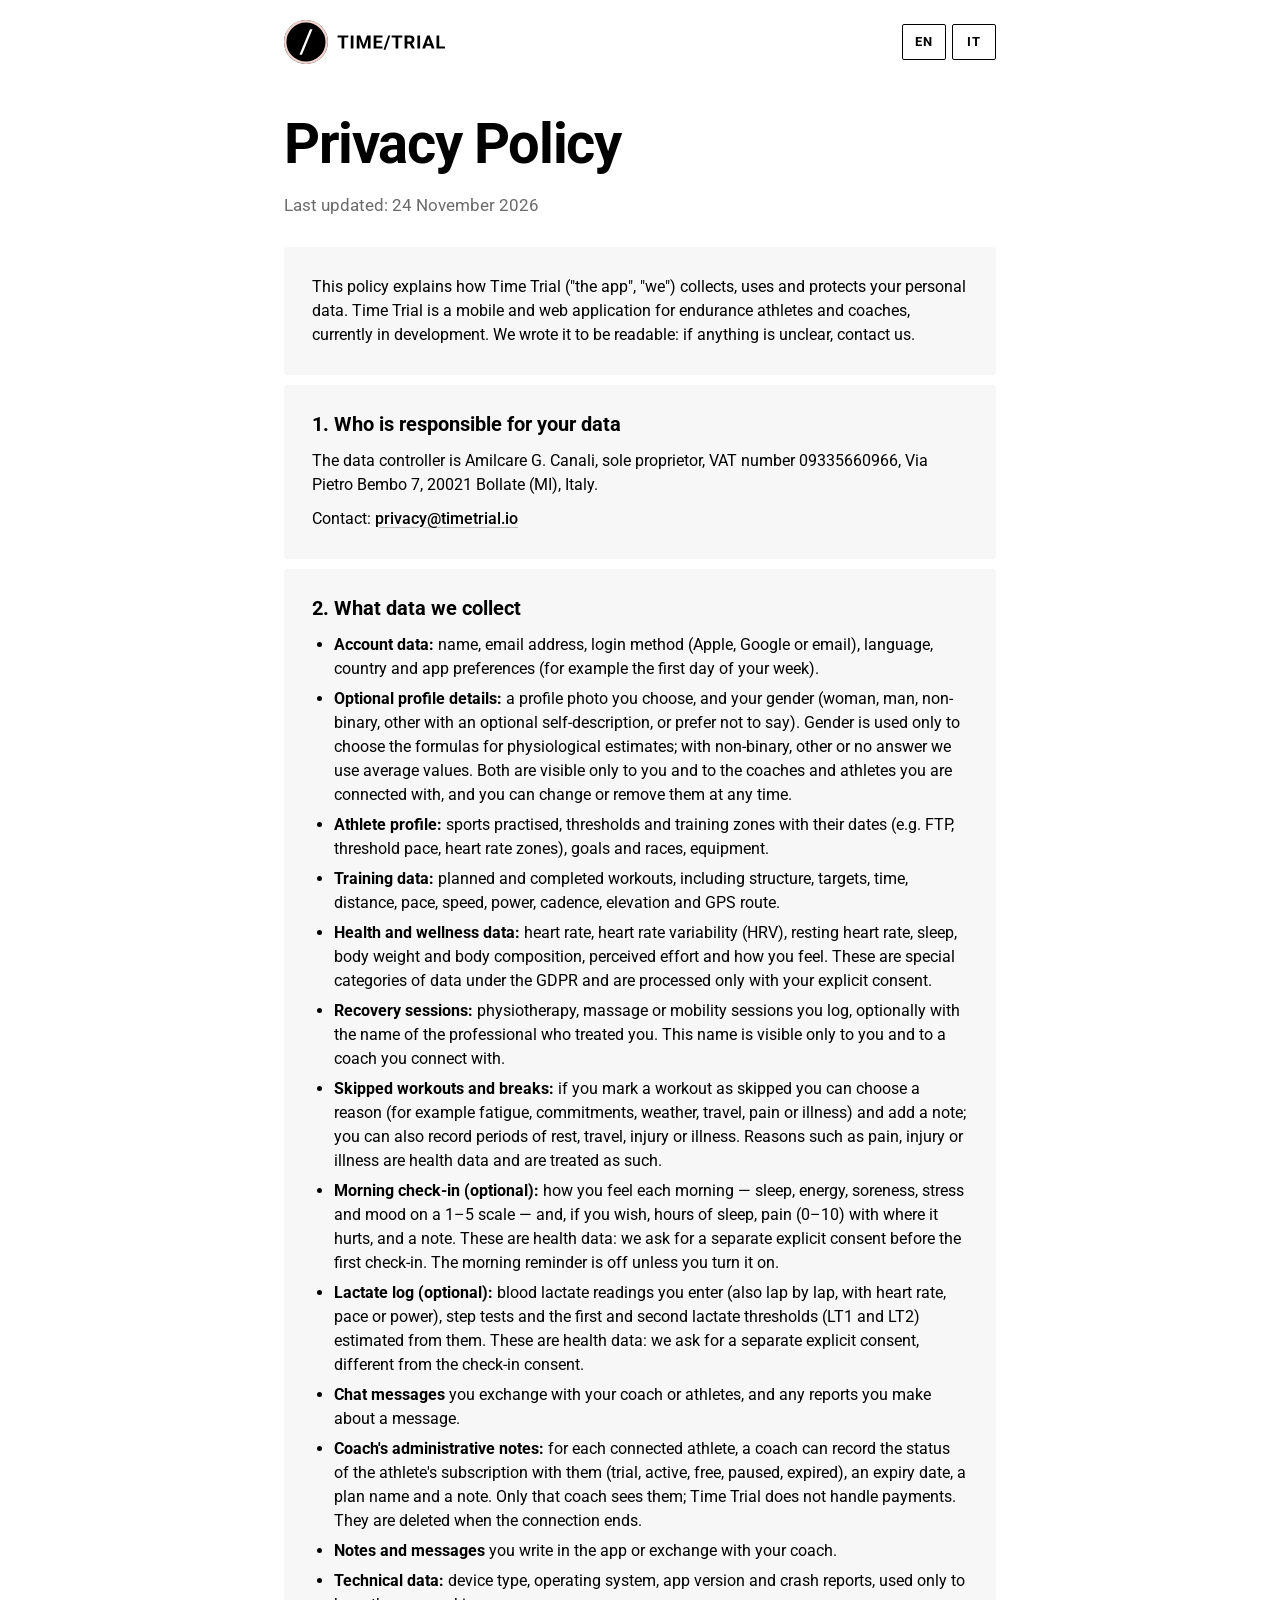
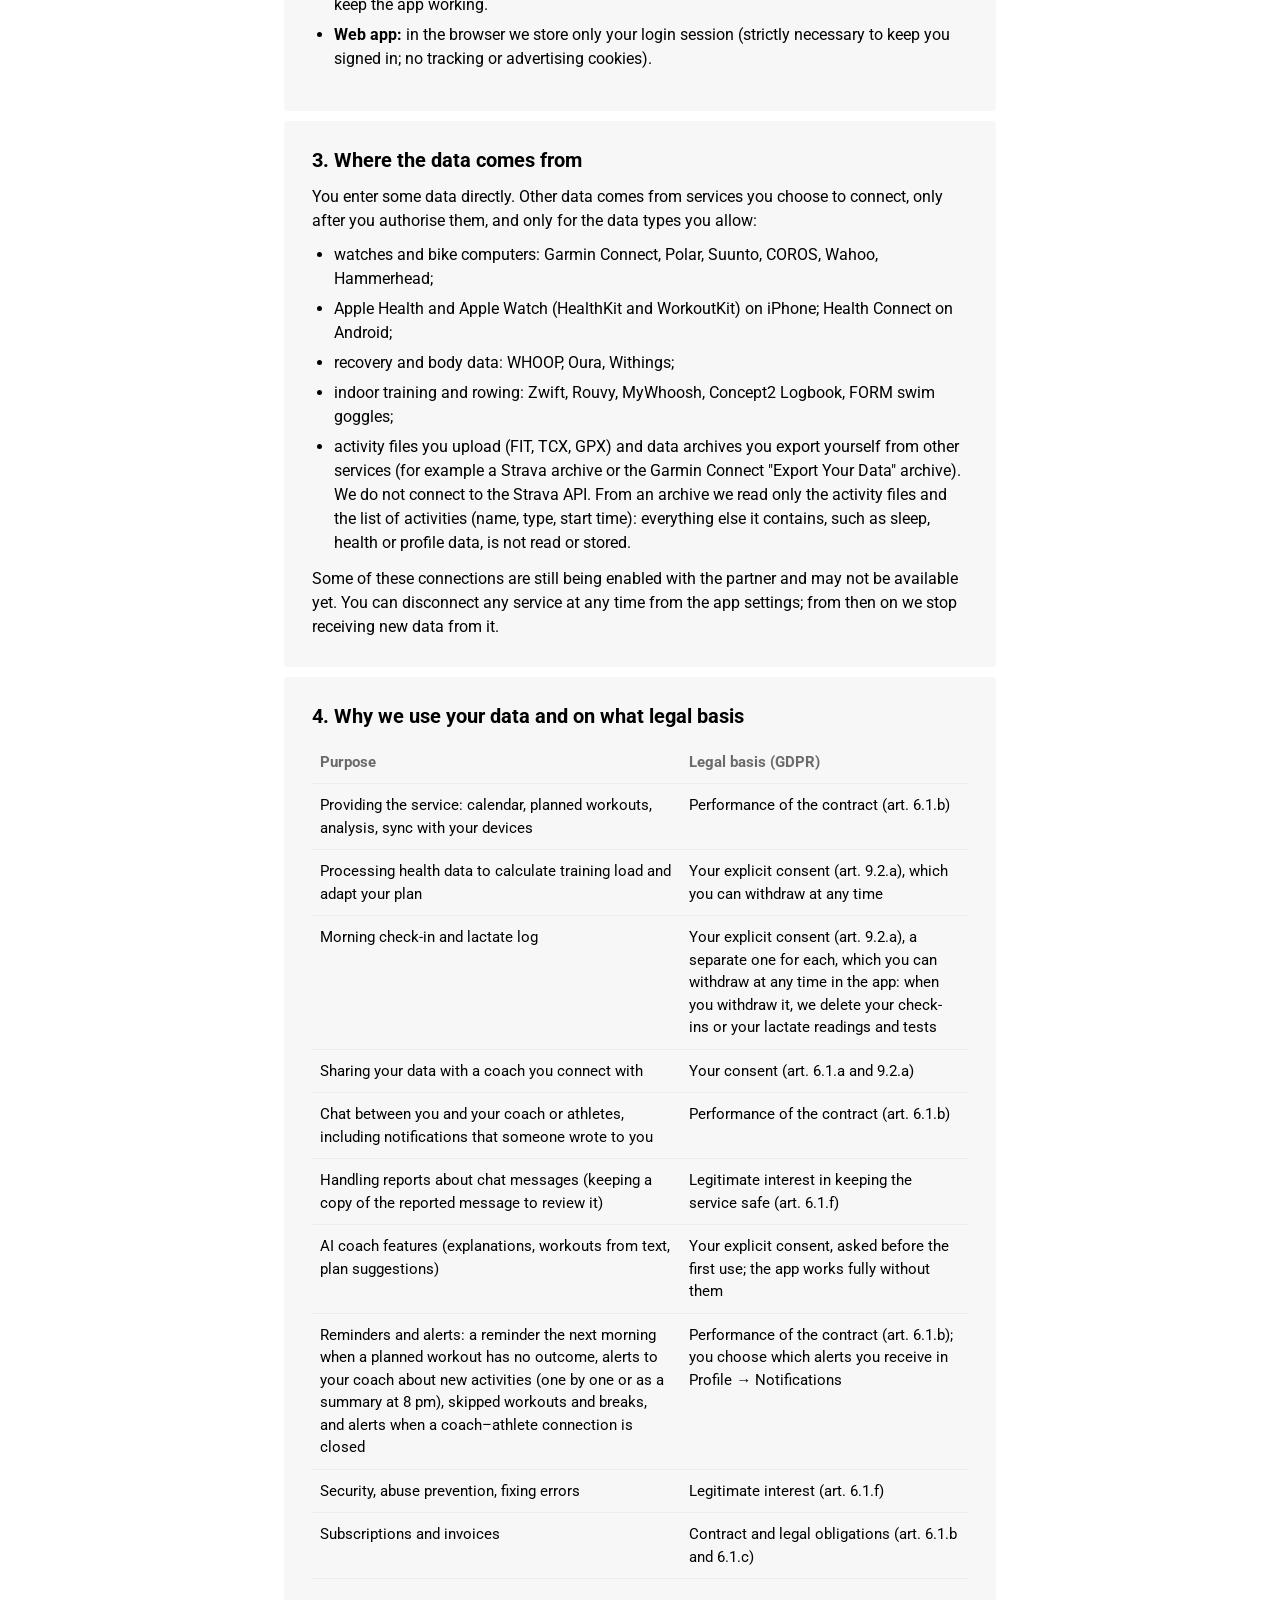
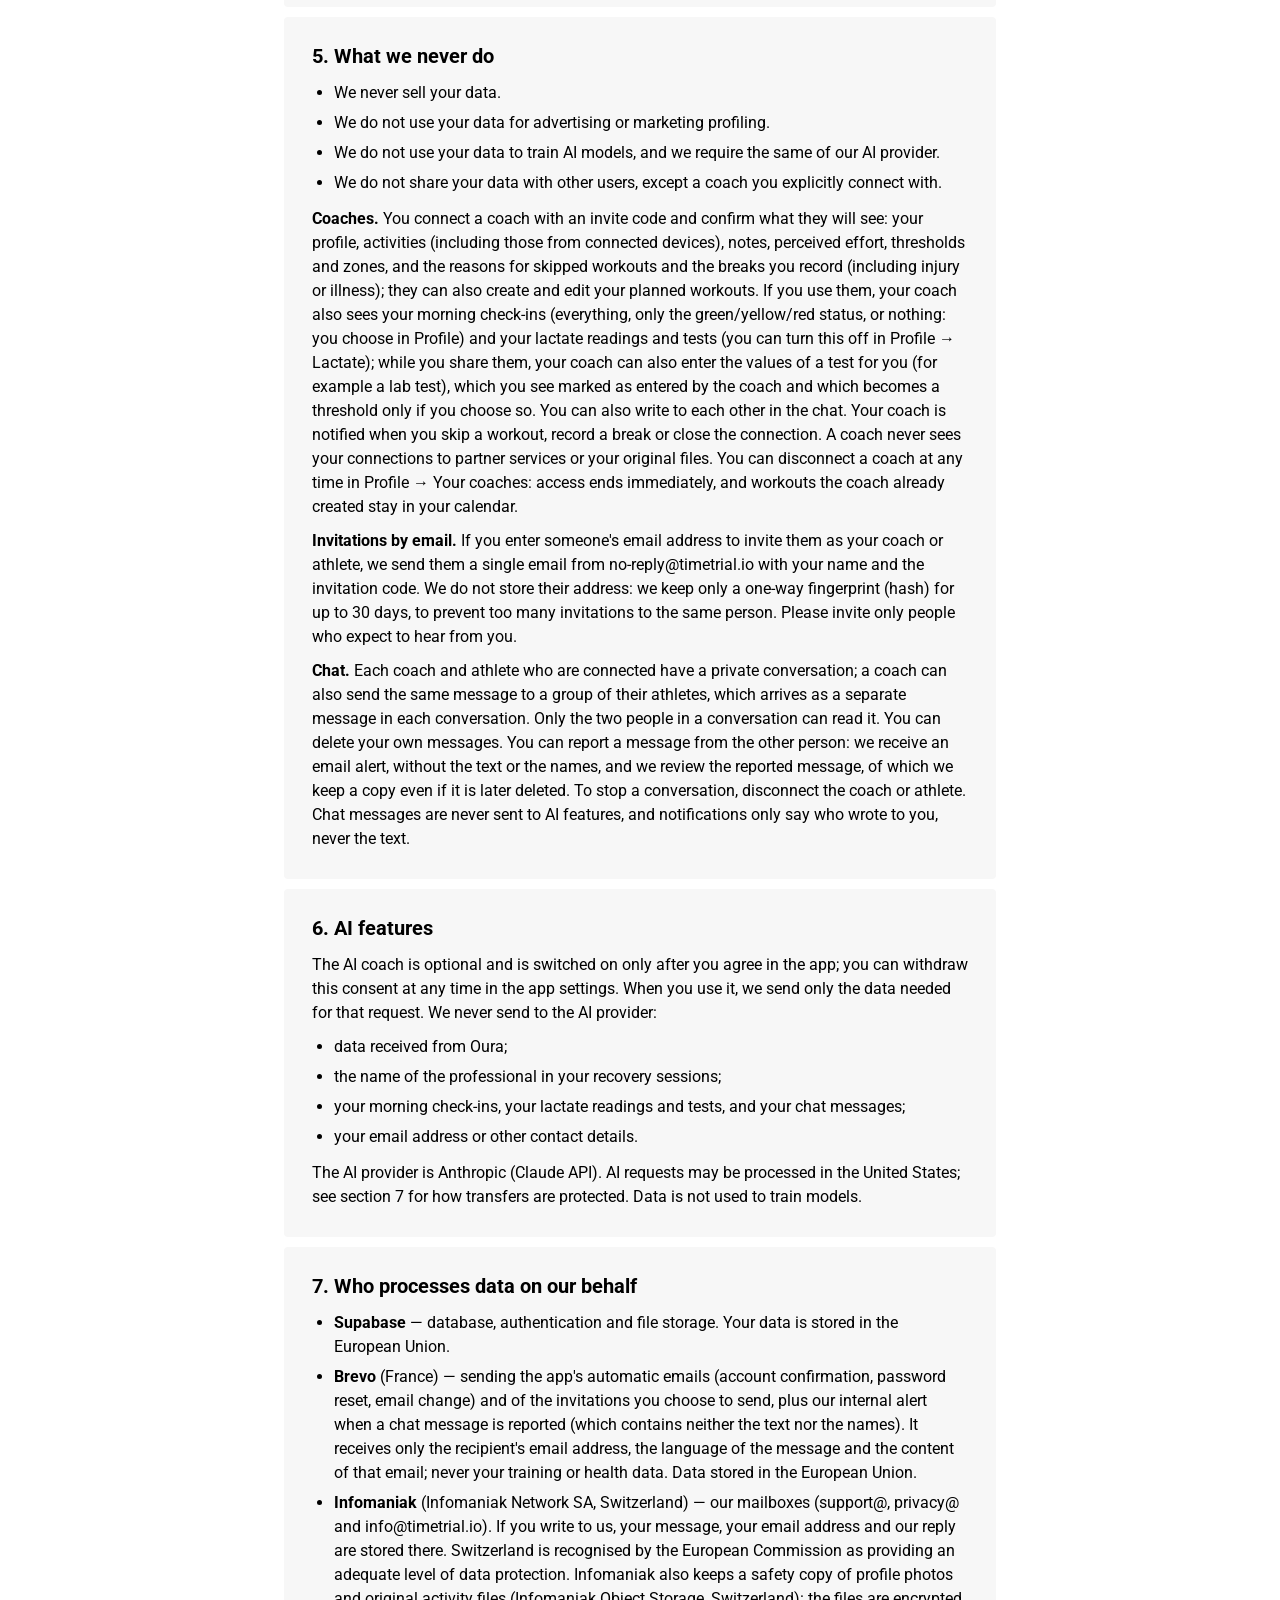
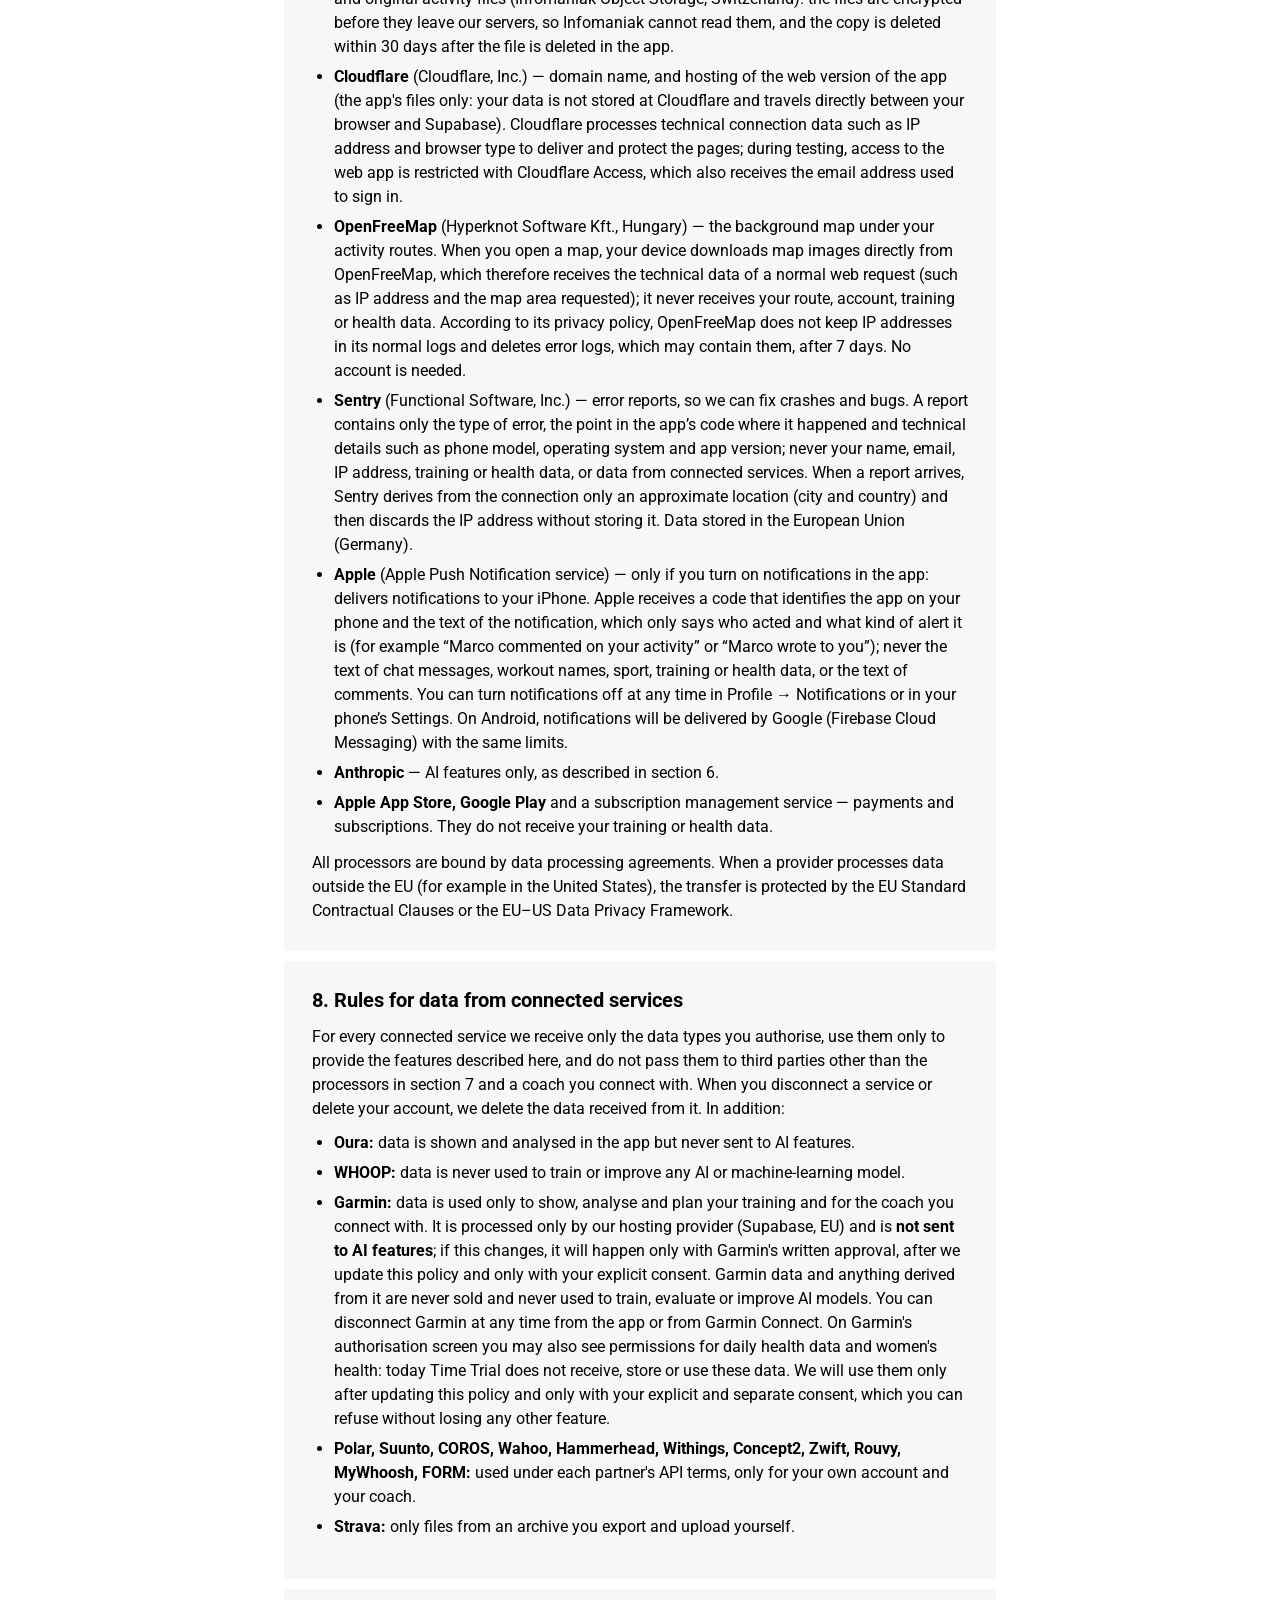
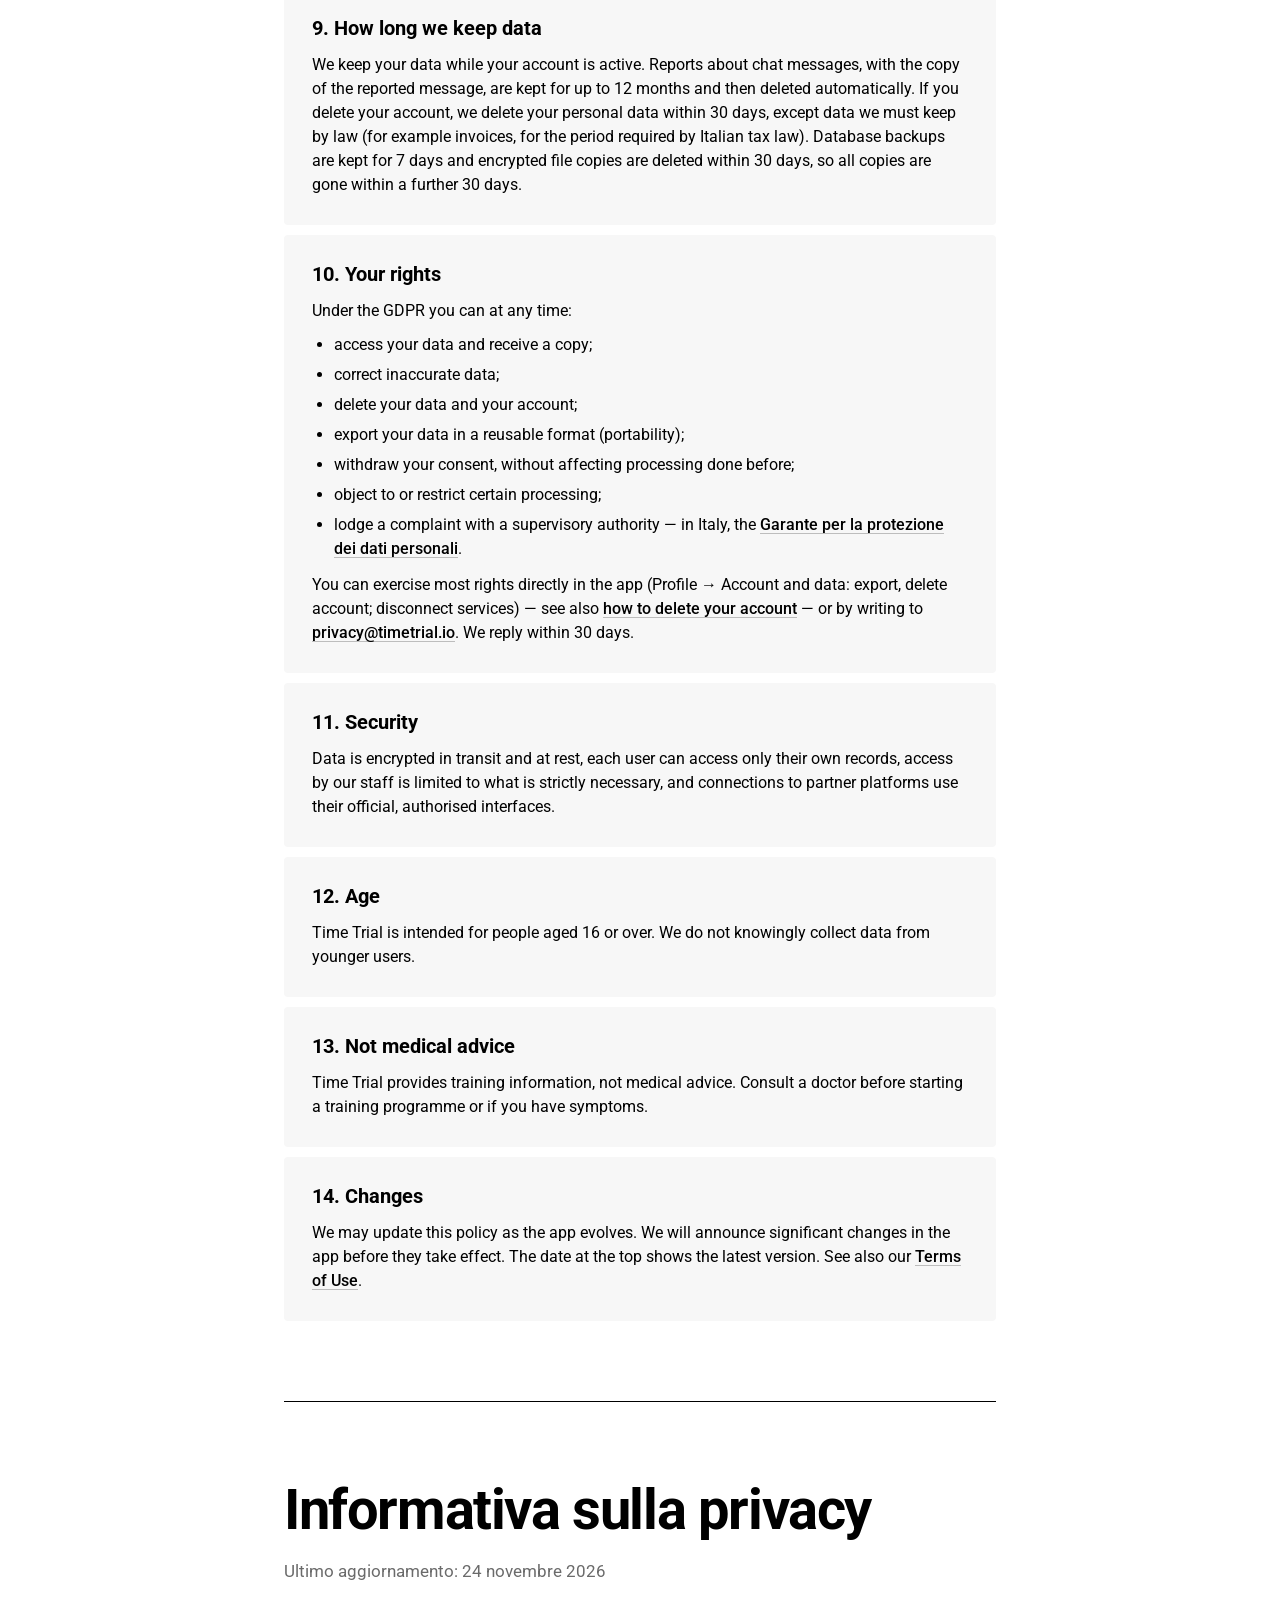
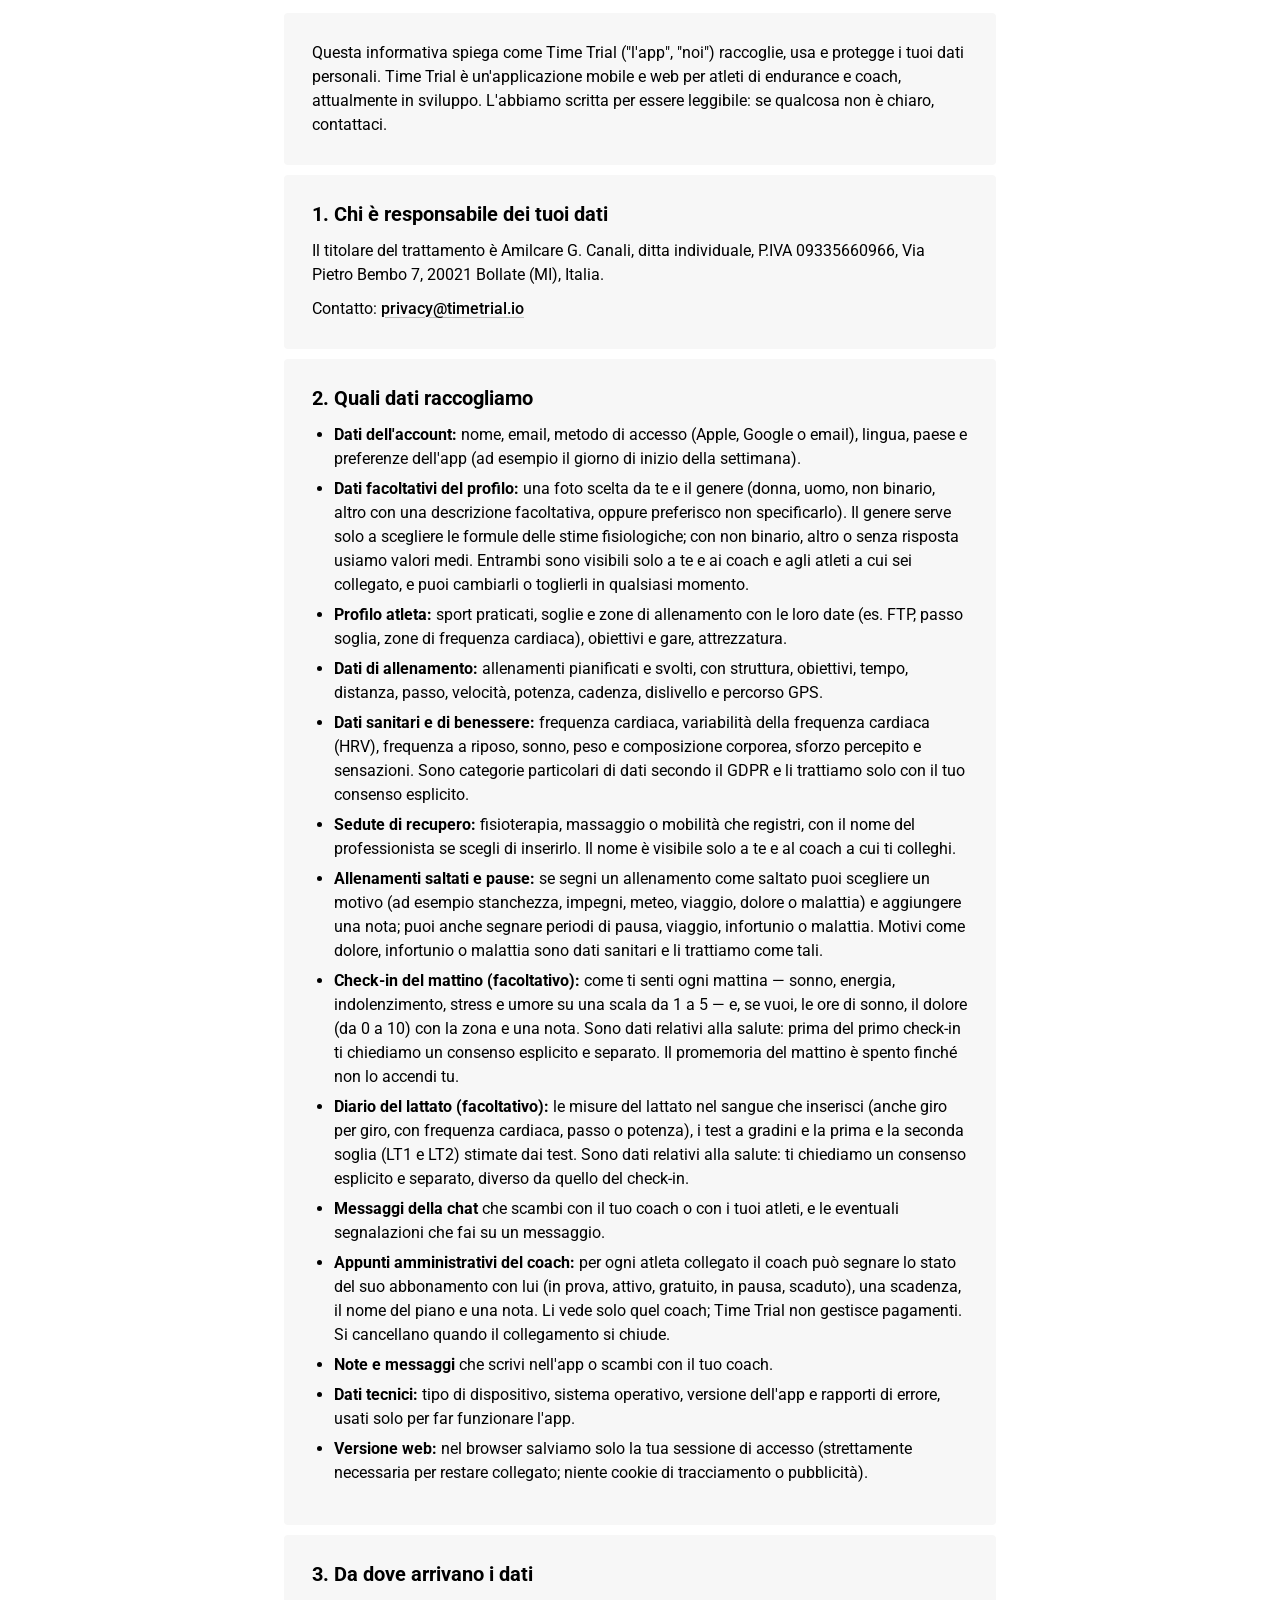
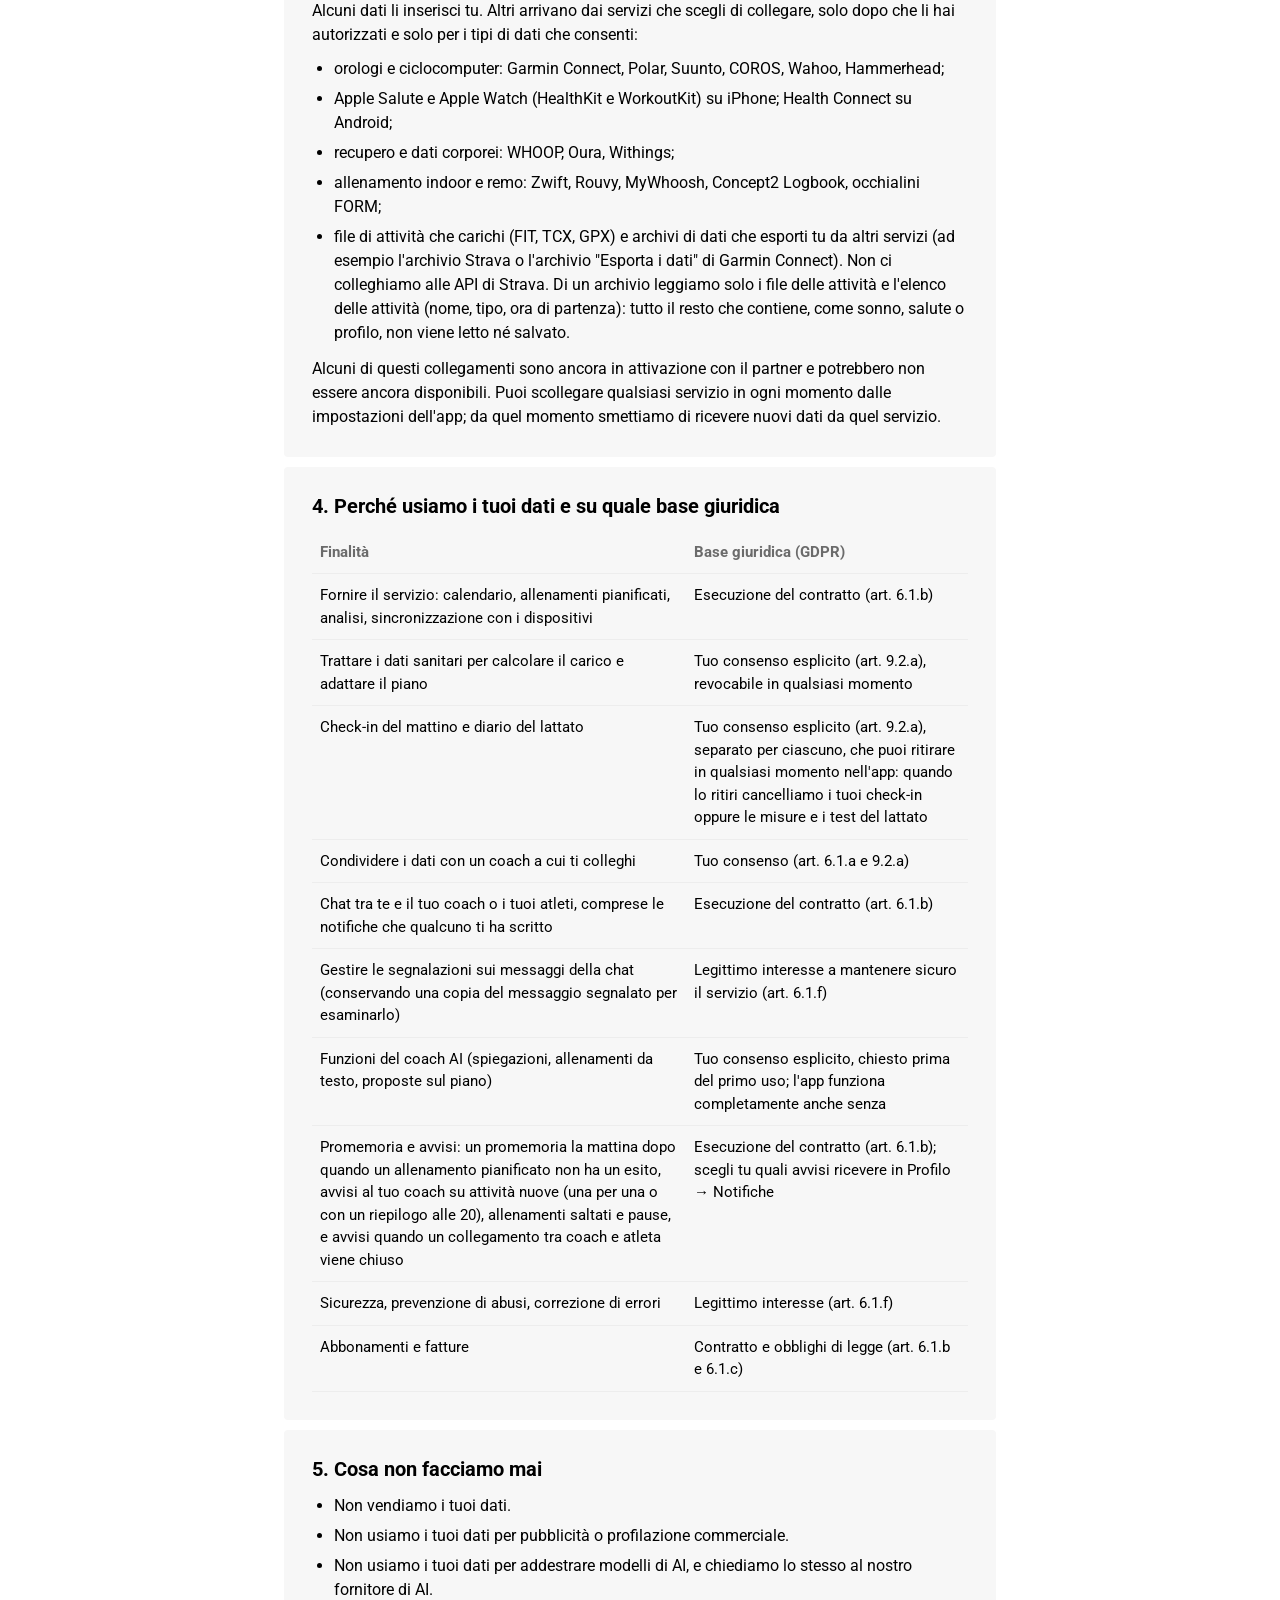
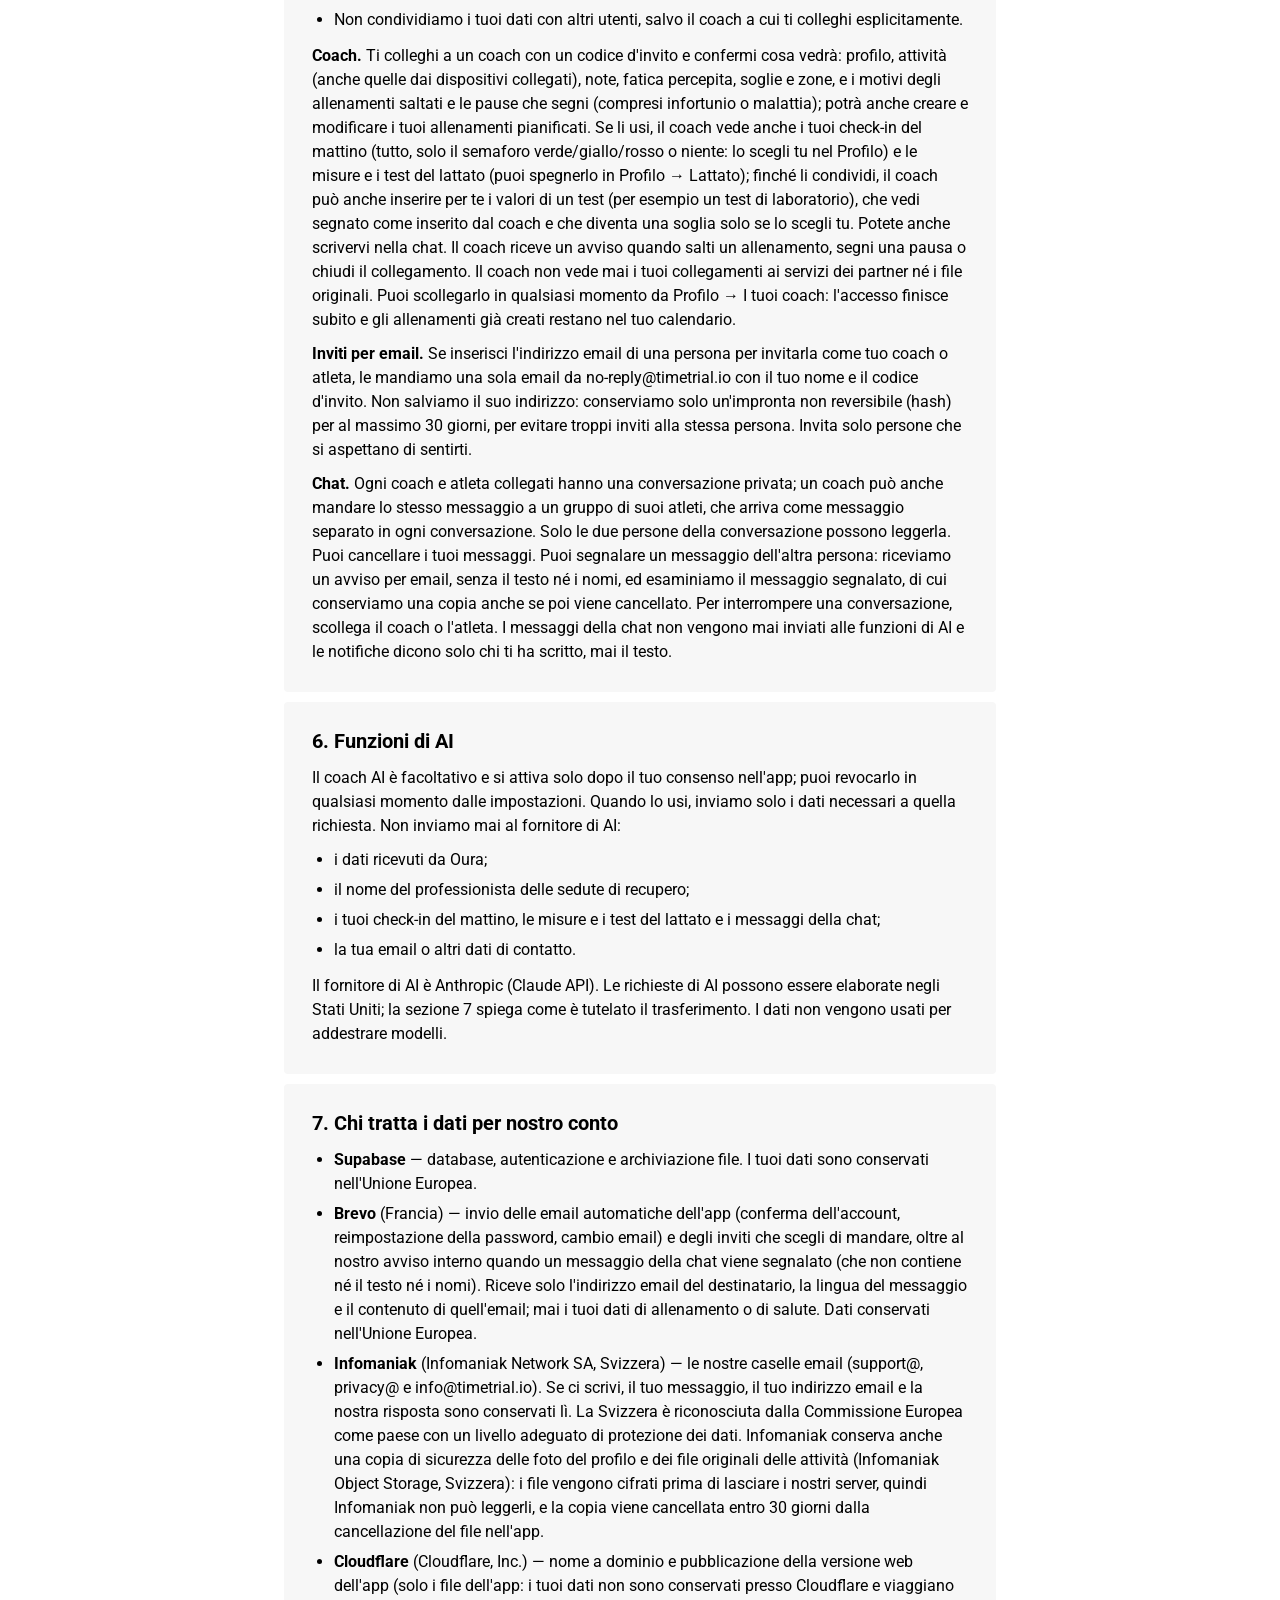
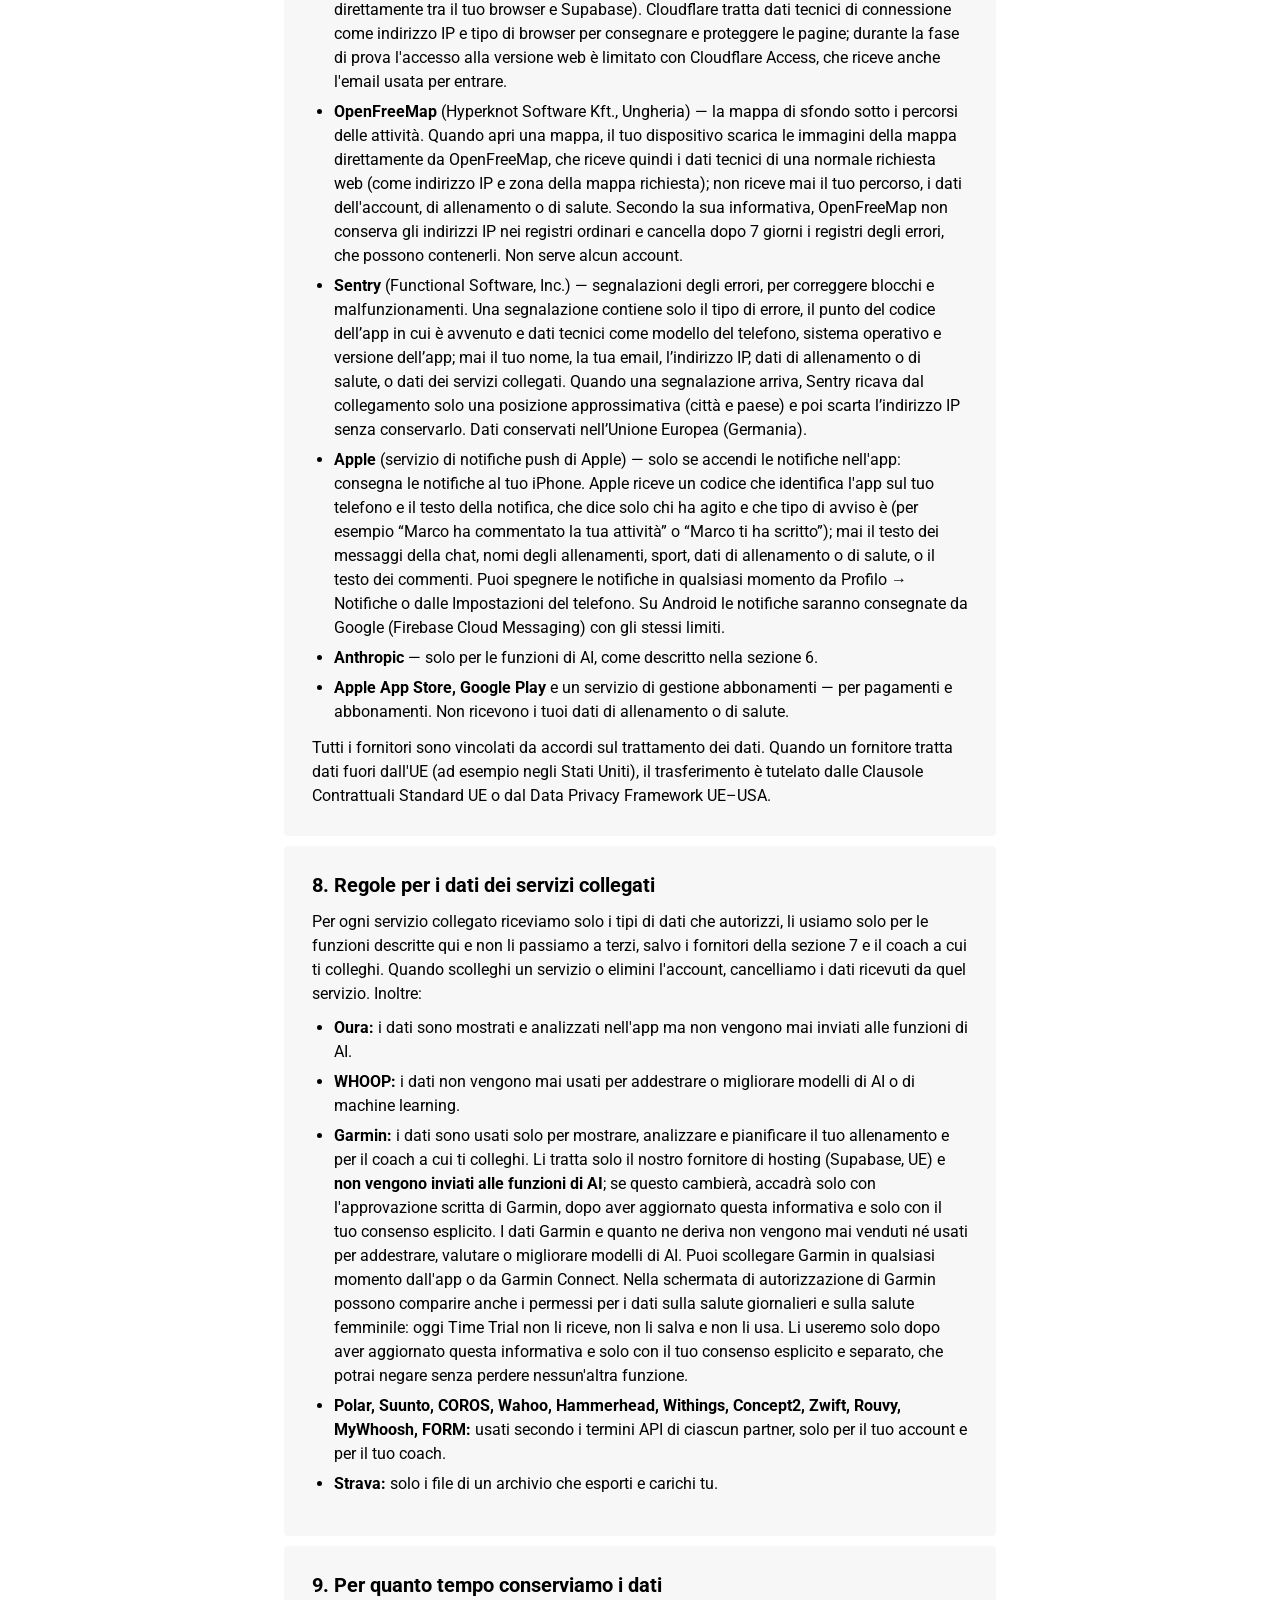
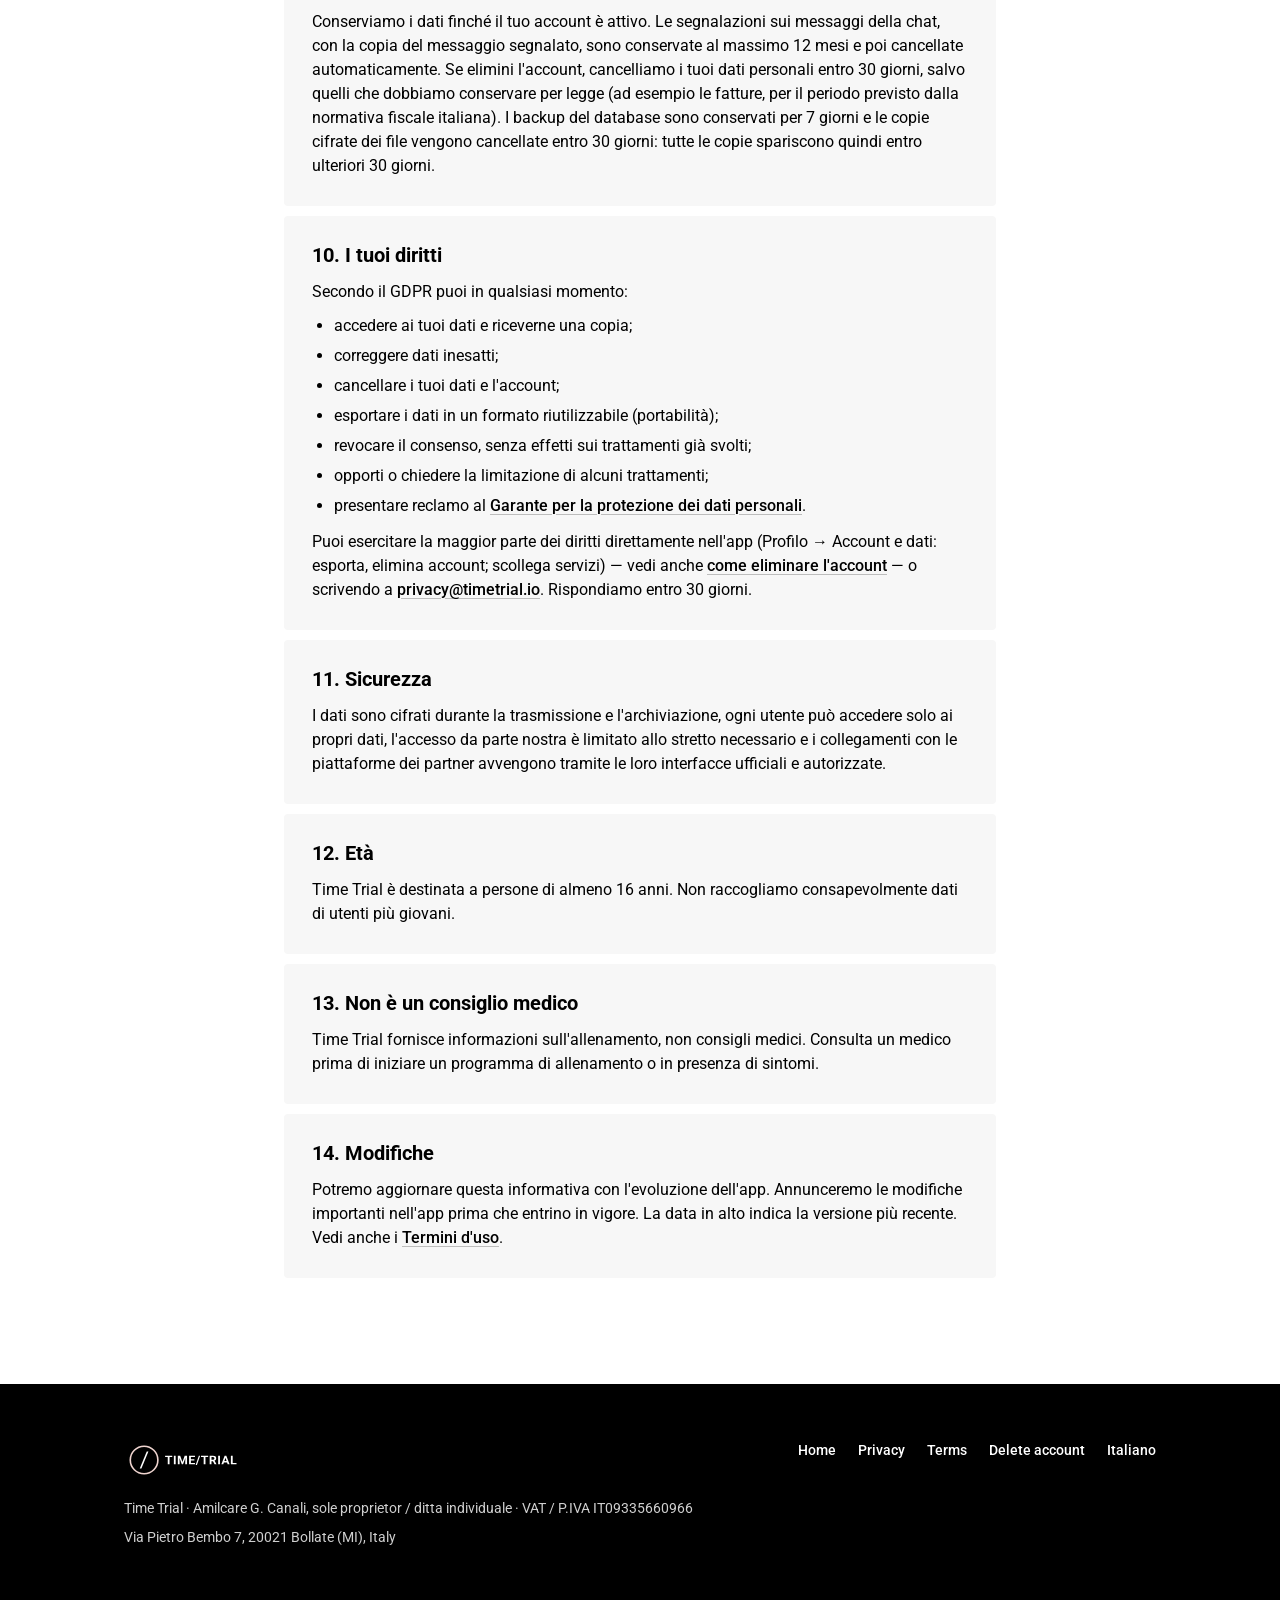
<file: privacy.html>
<!doctype html>
<html lang="en">
<head>
<meta charset="utf-8">
<meta name="viewport" content="width=device-width, initial-scale=1">
<title>Privacy Policy · Time Trial</title>
<meta name="theme-color" content="#FFFFFF">
<link rel="icon" href="favicon.ico?v=3" sizes="any">
<link rel="icon" href="icon.svg?v=3" type="image/svg+xml">
<link rel="apple-touch-icon" href="apple-touch-icon.png?v=3">
<link rel="stylesheet" href="style.css">
</head>
<body>
<div class="wrap narrow legal legal-body">
  <header class="top">
    <a class="brand" href="index.html" aria-label="Time Trial, home"><img src="img/logo-cipria.svg" alt="Time Trial" width="125" height="34"></a>
    <span class="spacer"></span>
    <span class="lang"><a class="circle" href="#en">EN</a><a class="circle" href="#it">IT</a></span>
  </header>

<!-- ============================ ENGLISH ============================ -->
<section id="en">
  <h1>Privacy Policy</h1>
  <p class="updated">Last updated: 24 November 2026</p>

  <div class="card">
    <p>This policy explains how Time Trial ("the app", "we") collects, uses and protects your personal data. Time Trial is a mobile and web application for endurance athletes and coaches, currently in development. We wrote it to be readable: if anything is unclear, contact us.</p>
  </div>

  <div class="card">
    <h2>1. Who is responsible for your data</h2>
    <p>The data controller is Amilcare G. Canali, sole proprietor, VAT number 09335660966, Via Pietro Bembo 7, 20021 Bollate (MI), Italy.</p>
    <p>Contact: <a href="mailto:privacy@timetrial.io">privacy@timetrial.io</a></p>
  </div>

  <div class="card">
    <h2>2. What data we collect</h2>
    <ul>
      <li><strong>Account data:</strong> name, email address, login method (Apple, Google or email), language, country and app preferences (for example the first day of your week).</li>
      <li><strong>Optional profile details:</strong> a profile photo you choose, and your gender (woman, man, non-binary, other with an optional self-description, or prefer not to say). Gender is used only to choose the formulas for physiological estimates; with non-binary, other or no answer we use average values. Both are visible only to you and to the coaches and athletes you are connected with, and you can change or remove them at any time.</li>
      <li><strong>Athlete profile:</strong> sports practised, thresholds and training zones with their dates (e.g. FTP, threshold pace, heart rate zones), goals and races, equipment.</li>
      <li><strong>Training data:</strong> planned and completed workouts, including structure, targets, time, distance, pace, speed, power, cadence, elevation and GPS route.</li>
      <li><strong>Health and wellness data:</strong> heart rate, heart rate variability (HRV), resting heart rate, sleep, body weight and body composition, perceived effort and how you feel. These are special categories of data under the GDPR and are processed only with your explicit consent.</li>
      <li><strong>Recovery sessions:</strong> physiotherapy, massage or mobility sessions you log, optionally with the name of the professional who treated you. This name is visible only to you and to a coach you connect with.</li>
      <li><strong>Skipped workouts and breaks:</strong> if you mark a workout as skipped you can choose a reason (for example fatigue, commitments, weather, travel, pain or illness) and add a note; you can also record periods of rest, travel, injury or illness. Reasons such as pain, injury or illness are health data and are treated as such.</li>
      <li><strong>Morning check-in (optional):</strong> how you feel each morning — sleep, energy, soreness, stress and mood on a 1–5 scale — and, if you wish, hours of sleep, pain (0–10) with where it hurts, and a note. These are health data: we ask for a separate explicit consent before the first check-in. The morning reminder is off unless you turn it on.</li>
      <li><strong>Lactate log (optional):</strong> blood lactate readings you enter (also lap by lap, with heart rate, pace or power), step tests and the first and second lactate thresholds (LT1 and LT2) estimated from them. These are health data: we ask for a separate explicit consent, different from the check-in consent.</li>
      <li><strong>Chat messages</strong> you exchange with your coach or athletes, and any reports you make about a message.</li>
      <li><strong>Coach's administrative notes:</strong> for each connected athlete, a coach can record the status of the athlete's subscription with them (trial, active, free, paused, expired), an expiry date, a plan name and a note. Only that coach sees them; Time Trial does not handle payments. They are deleted when the connection ends.</li>
      <li><strong>Notes and messages</strong> you write in the app or exchange with your coach.</li>
      <li><strong>Technical data:</strong> device type, operating system, app version and crash reports, used only to keep the app working.</li>
      <li><strong>Web app:</strong> in the browser we store only your login session (strictly necessary to keep you signed in; no tracking or advertising cookies).</li>
    </ul>
  </div>

  <div class="card">
    <h2>3. Where the data comes from</h2>
    <p>You enter some data directly. Other data comes from services you choose to connect, only after you authorise them, and only for the data types you allow:</p>
    <ul>
      <li>watches and bike computers: Garmin Connect, Polar, Suunto, COROS, Wahoo, Hammerhead;</li>
      <li>Apple Health and Apple Watch (HealthKit and WorkoutKit) on iPhone; Health Connect on Android;</li>
      <li>recovery and body data: WHOOP, Oura, Withings;</li>
      <li>indoor training and rowing: Zwift, Rouvy, MyWhoosh, Concept2 Logbook, FORM swim goggles;</li>
      <li>activity files you upload (FIT, TCX, GPX) and data archives you export yourself from other services (for example a Strava archive or the Garmin Connect "Export Your Data" archive). We do not connect to the Strava API. From an archive we read only the activity files and the list of activities (name, type, start time): everything else it contains, such as sleep, health or profile data, is not read or stored.</li>
    </ul>
    <p>Some of these connections are still being enabled with the partner and may not be available yet. You can disconnect any service at any time from the app settings; from then on we stop receiving new data from it.</p>
  </div>

  <div class="card">
    <h2>4. Why we use your data and on what legal basis</h2>
    <table>
      <tr><th>Purpose</th><th>Legal basis (GDPR)</th></tr>
      <tr><td>Providing the service: calendar, planned workouts, analysis, sync with your devices</td><td>Performance of the contract (art. 6.1.b)</td></tr>
      <tr><td>Processing health data to calculate training load and adapt your plan</td><td>Your explicit consent (art. 9.2.a), which you can withdraw at any time</td></tr>
      <tr><td>Morning check-in and lactate log</td><td>Your explicit consent (art. 9.2.a), a separate one for each, which you can withdraw at any time in the app: when you withdraw it, we delete your check-ins or your lactate readings and tests</td></tr>
      <tr><td>Sharing your data with a coach you connect with</td><td>Your consent (art. 6.1.a and 9.2.a)</td></tr>
      <tr><td>Chat between you and your coach or athletes, including notifications that someone wrote to you</td><td>Performance of the contract (art. 6.1.b)</td></tr>
      <tr><td>Handling reports about chat messages (keeping a copy of the reported message to review it)</td><td>Legitimate interest in keeping the service safe (art. 6.1.f)</td></tr>
      <tr><td>AI coach features (explanations, workouts from text, plan suggestions)</td><td>Your explicit consent, asked before the first use; the app works fully without them</td></tr>
      <tr><td>Reminders and alerts: a reminder the next morning when a planned workout has no outcome, alerts to your coach about new activities (one by one or as a summary at 8 pm), skipped workouts and breaks, and alerts when a coach–athlete connection is closed</td><td>Performance of the contract (art. 6.1.b); you choose which alerts you receive in Profile → Notifications</td></tr>
      <tr><td>Security, abuse prevention, fixing errors</td><td>Legitimate interest (art. 6.1.f)</td></tr>
      <tr><td>Subscriptions and invoices</td><td>Contract and legal obligations (art. 6.1.b and 6.1.c)</td></tr>
    </table>
  </div>

  <div class="card">
    <h2>5. What we never do</h2>
    <ul>
      <li>We never sell your data.</li>
      <li>We do not use your data for advertising or marketing profiling.</li>
      <li>We do not use your data to train AI models, and we require the same of our AI provider.</li>
      <li>We do not share your data with other users, except a coach you explicitly connect with.</li>
    </ul>
    <p><strong>Coaches.</strong> You connect a coach with an invite code and confirm what they will see: your profile, activities (including those from connected devices), notes, perceived effort, thresholds and zones, and the reasons for skipped workouts and the breaks you record (including injury or illness); they can also create and edit your planned workouts. If you use them, your coach also sees your morning check-ins (everything, only the green/yellow/red status, or nothing: you choose in Profile) and your lactate readings and tests (you can turn this off in Profile → Lactate); while you share them, your coach can also enter the values of a test for you (for example a lab test), which you see marked as entered by the coach and which becomes a threshold only if you choose so. You can also write to each other in the chat. Your coach is notified when you skip a workout, record a break or close the connection. A coach never sees your connections to partner services or your original files. You can disconnect a coach at any time in Profile → Your coaches: access ends immediately, and workouts the coach already created stay in your calendar.</p>
    <p><strong>Invitations by email.</strong> If you enter someone's email address to invite them as your coach or athlete, we send them a single email from no-reply@timetrial.io with your name and the invitation code. We do not store their address: we keep only a one-way fingerprint (hash) for up to 30 days, to prevent too many invitations to the same person. Please invite only people who expect to hear from you.</p>
    <p><strong>Chat.</strong> Each coach and athlete who are connected have a private conversation; a coach can also send the same message to a group of their athletes, which arrives as a separate message in each conversation. Only the two people in a conversation can read it. You can delete your own messages. You can report a message from the other person: we receive an email alert, without the text or the names, and we review the reported message, of which we keep a copy even if it is later deleted. To stop a conversation, disconnect the coach or athlete. Chat messages are never sent to AI features, and notifications only say who wrote to you, never the text.</p>
  </div>

  <div class="card">
    <h2>6. AI features</h2>
    <p>The AI coach is optional and is switched on only after you agree in the app; you can withdraw this consent at any time in the app settings. When you use it, we send only the data needed for that request. We never send to the AI provider:</p>
    <ul>
      <li>data received from Oura;</li>
      <li>the name of the professional in your recovery sessions;</li>
      <li>your morning check-ins, your lactate readings and tests, and your chat messages;</li>
      <li>your email address or other contact details.</li>
    </ul>
    <p>The AI provider is Anthropic (Claude API). AI requests may be processed in the United States; see section 7 for how transfers are protected. Data is not used to train models.</p>
  </div>

  <div class="card">
    <h2>7. Who processes data on our behalf</h2>
    <ul>
      <li><strong>Supabase</strong> — database, authentication and file storage. Your data is stored in the European Union.</li>
      <li><strong>Brevo</strong> (France) — sending the app's automatic emails (account confirmation, password reset, email change) and of the invitations you choose to send, plus our internal alert when a chat message is reported (which contains neither the text nor the names). It receives only the recipient's email address, the language of the message and the content of that email; never your training or health data. Data stored in the European Union.</li>
      <li><strong>Infomaniak</strong> (Infomaniak Network SA, Switzerland) — our mailboxes (support@, privacy@ and info@timetrial.io). If you write to us, your message, your email address and our reply are stored there. Switzerland is recognised by the European Commission as providing an adequate level of data protection. Infomaniak also keeps a safety copy of profile photos and original activity files (Infomaniak Object Storage, Switzerland): the files are encrypted before they leave our servers, so Infomaniak cannot read them, and the copy is deleted within 30 days after the file is deleted in the app.</li>
      <li><strong>Cloudflare</strong> (Cloudflare, Inc.) — domain name, and hosting of the web version of the app (the app's files only: your data is not stored at Cloudflare and travels directly between your browser and Supabase). Cloudflare processes technical connection data such as IP address and browser type to deliver and protect the pages; during testing, access to the web app is restricted with Cloudflare Access, which also receives the email address used to sign in.</li>
      <li><strong>OpenFreeMap</strong> (Hyperknot Software Kft., Hungary) — the background map under your activity routes. When you open a map, your device downloads map images directly from OpenFreeMap, which therefore receives the technical data of a normal web request (such as IP address and the map area requested); it never receives your route, account, training or health data. According to its privacy policy, OpenFreeMap does not keep IP addresses in its normal logs and deletes error logs, which may contain them, after 7 days. No account is needed.</li>
      <li><strong>Sentry</strong> (Functional Software, Inc.) — error reports, so we can fix crashes and bugs. A report contains only the type of error, the point in the app’s code where it happened and technical details such as phone model, operating system and app version; never your name, email, IP address, training or health data, or data from connected services. When a report arrives, Sentry derives from the connection only an approximate location (city and country) and then discards the IP address without storing it. Data stored in the European Union (Germany).</li>
      <li><strong>Apple</strong> (Apple Push Notification service) — only if you turn on notifications in the app: delivers notifications to your iPhone. Apple receives a code that identifies the app on your phone and the text of the notification, which only says who acted and what kind of alert it is (for example “Marco commented on your activity” or “Marco wrote to you”); never the text of chat messages, workout names, sport, training or health data, or the text of comments. You can turn notifications off at any time in Profile → Notifications or in your phone’s Settings. On Android, notifications will be delivered by Google (Firebase Cloud Messaging) with the same limits.</li>
      <li><strong>Anthropic</strong> — AI features only, as described in section 6.</li>
      <li><strong>Apple App Store, Google Play</strong> and a subscription management service — payments and subscriptions. They do not receive your training or health data.</li>
    </ul>
    <p>All processors are bound by data processing agreements. When a provider processes data outside the EU (for example in the United States), the transfer is protected by the EU Standard Contractual Clauses or the EU–US Data Privacy Framework.</p>
  </div>

  <div class="card">
    <h2>8. Rules for data from connected services</h2>
    <p>For every connected service we receive only the data types you authorise, use them only to provide the features described here, and do not pass them to third parties other than the processors in section 7 and a coach you connect with. When you disconnect a service or delete your account, we delete the data received from it. In addition:</p>
    <ul>
      <li><strong>Oura:</strong> data is shown and analysed in the app but never sent to AI features.</li>
      <li><strong>WHOOP:</strong> data is never used to train or improve any AI or machine-learning model.</li>
      <li><strong>Garmin:</strong> data is used only to show, analyse and plan your training and for the coach you connect with. It is processed only by our hosting provider (Supabase, EU) and is <strong>not sent to AI features</strong>; if this changes, it will happen only with Garmin's written approval, after we update this policy and only with your explicit consent. Garmin data and anything derived from it are never sold and never used to train, evaluate or improve AI models. You can disconnect Garmin at any time from the app or from Garmin Connect. On Garmin's authorisation screen you may also see permissions for daily health data and women's health: today Time Trial does not receive, store or use these data. We will use them only after updating this policy and only with your explicit and separate consent, which you can refuse without losing any other feature.</li>
      <li><strong>Polar, Suunto, COROS, Wahoo, Hammerhead, Withings, Concept2, Zwift, Rouvy, MyWhoosh, FORM:</strong> used under each partner's API terms, only for your own account and your coach.</li>
      <li><strong>Strava:</strong> only files from an archive you export and upload yourself.</li>
    </ul>
  </div>

  <div class="card">
    <h2>9. How long we keep data</h2>
    <p>We keep your data while your account is active. Reports about chat messages, with the copy of the reported message, are kept for up to 12 months and then deleted automatically. If you delete your account, we delete your personal data within 30 days, except data we must keep by law (for example invoices, for the period required by Italian tax law). Database backups are kept for 7 days and encrypted file copies are deleted within 30 days, so all copies are gone within a further 30 days.</p>
  </div>

  <div class="card">
    <h2>10. Your rights</h2>
    <p>Under the GDPR you can at any time:</p>
    <ul>
      <li>access your data and receive a copy;</li>
      <li>correct inaccurate data;</li>
      <li>delete your data and your account;</li>
      <li>export your data in a reusable format (portability);</li>
      <li>withdraw your consent, without affecting processing done before;</li>
      <li>object to or restrict certain processing;</li>
      <li>lodge a complaint with a supervisory authority — in Italy, the <a href="https://www.garanteprivacy.it">Garante per la protezione dei dati personali</a>.</li>
    </ul>
    <p>You can exercise most rights directly in the app (Profile → Account and data: export, delete account; disconnect services) — see also <a href="delete-account.html">how to delete your account</a> — or by writing to <a href="mailto:privacy@timetrial.io">privacy@timetrial.io</a>. We reply within 30 days.</p>
  </div>

  <div class="card">
    <h2>11. Security</h2>
    <p>Data is encrypted in transit and at rest, each user can access only their own records, access by our staff is limited to what is strictly necessary, and connections to partner platforms use their official, authorised interfaces.</p>
  </div>

  <div class="card">
    <h2>12. Age</h2>
    <p>Time Trial is intended for people aged 16 or over. We do not knowingly collect data from younger users.</p>
  </div>

  <div class="card">
    <h2>13. Not medical advice</h2>
    <p>Time Trial provides training information, not medical advice. Consult a doctor before starting a training programme or if you have symptoms.</p>
  </div>

  <div class="card">
    <h2>14. Changes</h2>
    <p>We may update this policy as the app evolves. We will announce significant changes in the app before they take effect. The date at the top shows the latest version. See also our <a href="terms.html">Terms of Use</a>.</p>
  </div>
</section>

<!-- ============================ ITALIANO ============================ -->
<section id="it" lang="it">
  <h1>Informativa sulla privacy</h1>
  <p class="updated">Ultimo aggiornamento: 24 novembre 2026</p>

  <div class="card">
    <p>Questa informativa spiega come Time Trial ("l'app", "noi") raccoglie, usa e protegge i tuoi dati personali. Time Trial è un'applicazione mobile e web per atleti di endurance e coach, attualmente in sviluppo. L'abbiamo scritta per essere leggibile: se qualcosa non è chiaro, contattaci.</p>
  </div>

  <div class="card">
    <h2>1. Chi è responsabile dei tuoi dati</h2>
    <p>Il titolare del trattamento è Amilcare G. Canali, ditta individuale, P.IVA 09335660966, Via Pietro Bembo 7, 20021 Bollate (MI), Italia.</p>
    <p>Contatto: <a href="mailto:privacy@timetrial.io">privacy@timetrial.io</a></p>
  </div>

  <div class="card">
    <h2>2. Quali dati raccogliamo</h2>
    <ul>
      <li><strong>Dati dell'account:</strong> nome, email, metodo di accesso (Apple, Google o email), lingua, paese e preferenze dell'app (ad esempio il giorno di inizio della settimana).</li>
      <li><strong>Dati facoltativi del profilo:</strong> una foto scelta da te e il genere (donna, uomo, non binario, altro con una descrizione facoltativa, oppure preferisco non specificarlo). Il genere serve solo a scegliere le formule delle stime fisiologiche; con non binario, altro o senza risposta usiamo valori medi. Entrambi sono visibili solo a te e ai coach e agli atleti a cui sei collegato, e puoi cambiarli o toglierli in qualsiasi momento.</li>
      <li><strong>Profilo atleta:</strong> sport praticati, soglie e zone di allenamento con le loro date (es. FTP, passo soglia, zone di frequenza cardiaca), obiettivi e gare, attrezzatura.</li>
      <li><strong>Dati di allenamento:</strong> allenamenti pianificati e svolti, con struttura, obiettivi, tempo, distanza, passo, velocità, potenza, cadenza, dislivello e percorso GPS.</li>
      <li><strong>Dati sanitari e di benessere:</strong> frequenza cardiaca, variabilità della frequenza cardiaca (HRV), frequenza a riposo, sonno, peso e composizione corporea, sforzo percepito e sensazioni. Sono categorie particolari di dati secondo il GDPR e li trattiamo solo con il tuo consenso esplicito.</li>
      <li><strong>Sedute di recupero:</strong> fisioterapia, massaggio o mobilità che registri, con il nome del professionista se scegli di inserirlo. Il nome è visibile solo a te e al coach a cui ti colleghi.</li>
      <li><strong>Allenamenti saltati e pause:</strong> se segni un allenamento come saltato puoi scegliere un motivo (ad esempio stanchezza, impegni, meteo, viaggio, dolore o malattia) e aggiungere una nota; puoi anche segnare periodi di pausa, viaggio, infortunio o malattia. Motivi come dolore, infortunio o malattia sono dati sanitari e li trattiamo come tali.</li>
      <li><strong>Check-in del mattino (facoltativo):</strong> come ti senti ogni mattina — sonno, energia, indolenzimento, stress e umore su una scala da 1 a 5 — e, se vuoi, le ore di sonno, il dolore (da 0 a 10) con la zona e una nota. Sono dati relativi alla salute: prima del primo check-in ti chiediamo un consenso esplicito e separato. Il promemoria del mattino è spento finché non lo accendi tu.</li>
      <li><strong>Diario del lattato (facoltativo):</strong> le misure del lattato nel sangue che inserisci (anche giro per giro, con frequenza cardiaca, passo o potenza), i test a gradini e la prima e la seconda soglia (LT1 e LT2) stimate dai test. Sono dati relativi alla salute: ti chiediamo un consenso esplicito e separato, diverso da quello del check-in.</li>
      <li><strong>Messaggi della chat</strong> che scambi con il tuo coach o con i tuoi atleti, e le eventuali segnalazioni che fai su un messaggio.</li>
      <li><strong>Appunti amministrativi del coach:</strong> per ogni atleta collegato il coach può segnare lo stato del suo abbonamento con lui (in prova, attivo, gratuito, in pausa, scaduto), una scadenza, il nome del piano e una nota. Li vede solo quel coach; Time Trial non gestisce pagamenti. Si cancellano quando il collegamento si chiude.</li>
      <li><strong>Note e messaggi</strong> che scrivi nell'app o scambi con il tuo coach.</li>
      <li><strong>Dati tecnici:</strong> tipo di dispositivo, sistema operativo, versione dell'app e rapporti di errore, usati solo per far funzionare l'app.</li>
      <li><strong>Versione web:</strong> nel browser salviamo solo la tua sessione di accesso (strettamente necessaria per restare collegato; niente cookie di tracciamento o pubblicità).</li>
    </ul>
  </div>

  <div class="card">
    <h2>3. Da dove arrivano i dati</h2>
    <p>Alcuni dati li inserisci tu. Altri arrivano dai servizi che scegli di collegare, solo dopo che li hai autorizzati e solo per i tipi di dati che consenti:</p>
    <ul>
      <li>orologi e ciclocomputer: Garmin Connect, Polar, Suunto, COROS, Wahoo, Hammerhead;</li>
      <li>Apple Salute e Apple Watch (HealthKit e WorkoutKit) su iPhone; Health Connect su Android;</li>
      <li>recupero e dati corporei: WHOOP, Oura, Withings;</li>
      <li>allenamento indoor e remo: Zwift, Rouvy, MyWhoosh, Concept2 Logbook, occhialini FORM;</li>
      <li>file di attività che carichi (FIT, TCX, GPX) e archivi di dati che esporti tu da altri servizi (ad esempio l'archivio Strava o l'archivio "Esporta i dati" di Garmin Connect). Non ci colleghiamo alle API di Strava. Di un archivio leggiamo solo i file delle attività e l'elenco delle attività (nome, tipo, ora di partenza): tutto il resto che contiene, come sonno, salute o profilo, non viene letto né salvato.</li>
    </ul>
    <p>Alcuni di questi collegamenti sono ancora in attivazione con il partner e potrebbero non essere ancora disponibili. Puoi scollegare qualsiasi servizio in ogni momento dalle impostazioni dell'app; da quel momento smettiamo di ricevere nuovi dati da quel servizio.</p>
  </div>

  <div class="card">
    <h2>4. Perché usiamo i tuoi dati e su quale base giuridica</h2>
    <table>
      <tr><th>Finalità</th><th>Base giuridica (GDPR)</th></tr>
      <tr><td>Fornire il servizio: calendario, allenamenti pianificati, analisi, sincronizzazione con i dispositivi</td><td>Esecuzione del contratto (art. 6.1.b)</td></tr>
      <tr><td>Trattare i dati sanitari per calcolare il carico e adattare il piano</td><td>Tuo consenso esplicito (art. 9.2.a), revocabile in qualsiasi momento</td></tr>
      <tr><td>Check-in del mattino e diario del lattato</td><td>Tuo consenso esplicito (art. 9.2.a), separato per ciascuno, che puoi ritirare in qualsiasi momento nell'app: quando lo ritiri cancelliamo i tuoi check-in oppure le misure e i test del lattato</td></tr>
      <tr><td>Condividere i dati con un coach a cui ti colleghi</td><td>Tuo consenso (art. 6.1.a e 9.2.a)</td></tr>
      <tr><td>Chat tra te e il tuo coach o i tuoi atleti, comprese le notifiche che qualcuno ti ha scritto</td><td>Esecuzione del contratto (art. 6.1.b)</td></tr>
      <tr><td>Gestire le segnalazioni sui messaggi della chat (conservando una copia del messaggio segnalato per esaminarlo)</td><td>Legittimo interesse a mantenere sicuro il servizio (art. 6.1.f)</td></tr>
      <tr><td>Funzioni del coach AI (spiegazioni, allenamenti da testo, proposte sul piano)</td><td>Tuo consenso esplicito, chiesto prima del primo uso; l'app funziona completamente anche senza</td></tr>
      <tr><td>Promemoria e avvisi: un promemoria la mattina dopo quando un allenamento pianificato non ha un esito, avvisi al tuo coach su attività nuove (una per una o con un riepilogo alle 20), allenamenti saltati e pause, e avvisi quando un collegamento tra coach e atleta viene chiuso</td><td>Esecuzione del contratto (art. 6.1.b); scegli tu quali avvisi ricevere in Profilo → Notifiche</td></tr>
      <tr><td>Sicurezza, prevenzione di abusi, correzione di errori</td><td>Legittimo interesse (art. 6.1.f)</td></tr>
      <tr><td>Abbonamenti e fatture</td><td>Contratto e obblighi di legge (art. 6.1.b e 6.1.c)</td></tr>
    </table>
  </div>

  <div class="card">
    <h2>5. Cosa non facciamo mai</h2>
    <ul>
      <li>Non vendiamo i tuoi dati.</li>
      <li>Non usiamo i tuoi dati per pubblicità o profilazione commerciale.</li>
      <li>Non usiamo i tuoi dati per addestrare modelli di AI, e chiediamo lo stesso al nostro fornitore di AI.</li>
      <li>Non condividiamo i tuoi dati con altri utenti, salvo il coach a cui ti colleghi esplicitamente.</li>
    </ul>
    <p><strong>Coach.</strong> Ti colleghi a un coach con un codice d'invito e confermi cosa vedrà: profilo, attività (anche quelle dai dispositivi collegati), note, fatica percepita, soglie e zone, e i motivi degli allenamenti saltati e le pause che segni (compresi infortunio o malattia); potrà anche creare e modificare i tuoi allenamenti pianificati. Se li usi, il coach vede anche i tuoi check-in del mattino (tutto, solo il semaforo verde/giallo/rosso o niente: lo scegli tu nel Profilo) e le misure e i test del lattato (puoi spegnerlo in Profilo → Lattato); finché li condividi, il coach può anche inserire per te i valori di un test (per esempio un test di laboratorio), che vedi segnato come inserito dal coach e che diventa una soglia solo se lo scegli tu. Potete anche scrivervi nella chat. Il coach riceve un avviso quando salti un allenamento, segni una pausa o chiudi il collegamento. Il coach non vede mai i tuoi collegamenti ai servizi dei partner né i file originali. Puoi scollegarlo in qualsiasi momento da Profilo → I tuoi coach: l'accesso finisce subito e gli allenamenti già creati restano nel tuo calendario.</p>
    <p><strong>Inviti per email.</strong> Se inserisci l'indirizzo email di una persona per invitarla come tuo coach o atleta, le mandiamo una sola email da no-reply@timetrial.io con il tuo nome e il codice d'invito. Non salviamo il suo indirizzo: conserviamo solo un'impronta non reversibile (hash) per al massimo 30 giorni, per evitare troppi inviti alla stessa persona. Invita solo persone che si aspettano di sentirti.</p>
    <p><strong>Chat.</strong> Ogni coach e atleta collegati hanno una conversazione privata; un coach può anche mandare lo stesso messaggio a un gruppo di suoi atleti, che arriva come messaggio separato in ogni conversazione. Solo le due persone della conversazione possono leggerla. Puoi cancellare i tuoi messaggi. Puoi segnalare un messaggio dell'altra persona: riceviamo un avviso per email, senza il testo né i nomi, ed esaminiamo il messaggio segnalato, di cui conserviamo una copia anche se poi viene cancellato. Per interrompere una conversazione, scollega il coach o l'atleta. I messaggi della chat non vengono mai inviati alle funzioni di AI e le notifiche dicono solo chi ti ha scritto, mai il testo.</p>
  </div>

  <div class="card">
    <h2>6. Funzioni di AI</h2>
    <p>Il coach AI è facoltativo e si attiva solo dopo il tuo consenso nell'app; puoi revocarlo in qualsiasi momento dalle impostazioni. Quando lo usi, inviamo solo i dati necessari a quella richiesta. Non inviamo mai al fornitore di AI:</p>
    <ul>
      <li>i dati ricevuti da Oura;</li>
      <li>il nome del professionista delle sedute di recupero;</li>
      <li>i tuoi check-in del mattino, le misure e i test del lattato e i messaggi della chat;</li>
      <li>la tua email o altri dati di contatto.</li>
    </ul>
    <p>Il fornitore di AI è Anthropic (Claude API). Le richieste di AI possono essere elaborate negli Stati Uniti; la sezione 7 spiega come è tutelato il trasferimento. I dati non vengono usati per addestrare modelli.</p>
  </div>

  <div class="card">
    <h2>7. Chi tratta i dati per nostro conto</h2>
    <ul>
      <li><strong>Supabase</strong> — database, autenticazione e archiviazione file. I tuoi dati sono conservati nell'Unione Europea.</li>
      <li><strong>Brevo</strong> (Francia) — invio delle email automatiche dell'app (conferma dell'account, reimpostazione della password, cambio email) e degli inviti che scegli di mandare, oltre al nostro avviso interno quando un messaggio della chat viene segnalato (che non contiene né il testo né i nomi). Riceve solo l'indirizzo email del destinatario, la lingua del messaggio e il contenuto di quell'email; mai i tuoi dati di allenamento o di salute. Dati conservati nell'Unione Europea.</li>
      <li><strong>Infomaniak</strong> (Infomaniak Network SA, Svizzera) — le nostre caselle email (support@, privacy@ e info@timetrial.io). Se ci scrivi, il tuo messaggio, il tuo indirizzo email e la nostra risposta sono conservati lì. La Svizzera è riconosciuta dalla Commissione Europea come paese con un livello adeguato di protezione dei dati. Infomaniak conserva anche una copia di sicurezza delle foto del profilo e dei file originali delle attività (Infomaniak Object Storage, Svizzera): i file vengono cifrati prima di lasciare i nostri server, quindi Infomaniak non può leggerli, e la copia viene cancellata entro 30 giorni dalla cancellazione del file nell'app.</li>
      <li><strong>Cloudflare</strong> (Cloudflare, Inc.) — nome a dominio e pubblicazione della versione web dell'app (solo i file dell'app: i tuoi dati non sono conservati presso Cloudflare e viaggiano direttamente tra il tuo browser e Supabase). Cloudflare tratta dati tecnici di connessione come indirizzo IP e tipo di browser per consegnare e proteggere le pagine; durante la fase di prova l'accesso alla versione web è limitato con Cloudflare Access, che riceve anche l'email usata per entrare.</li>
      <li><strong>OpenFreeMap</strong> (Hyperknot Software Kft., Ungheria) — la mappa di sfondo sotto i percorsi delle attività. Quando apri una mappa, il tuo dispositivo scarica le immagini della mappa direttamente da OpenFreeMap, che riceve quindi i dati tecnici di una normale richiesta web (come indirizzo IP e zona della mappa richiesta); non riceve mai il tuo percorso, i dati dell'account, di allenamento o di salute. Secondo la sua informativa, OpenFreeMap non conserva gli indirizzi IP nei registri ordinari e cancella dopo 7 giorni i registri degli errori, che possono contenerli. Non serve alcun account.</li>
      <li><strong>Sentry</strong> (Functional Software, Inc.) — segnalazioni degli errori, per correggere blocchi e malfunzionamenti. Una segnalazione contiene solo il tipo di errore, il punto del codice dell’app in cui è avvenuto e dati tecnici come modello del telefono, sistema operativo e versione dell’app; mai il tuo nome, la tua email, l’indirizzo IP, dati di allenamento o di salute, o dati dei servizi collegati. Quando una segnalazione arriva, Sentry ricava dal collegamento solo una posizione approssimativa (città e paese) e poi scarta l’indirizzo IP senza conservarlo. Dati conservati nell’Unione Europea (Germania).</li>
      <li><strong>Apple</strong> (servizio di notifiche push di Apple) — solo se accendi le notifiche nell'app: consegna le notifiche al tuo iPhone. Apple riceve un codice che identifica l'app sul tuo telefono e il testo della notifica, che dice solo chi ha agito e che tipo di avviso è (per esempio “Marco ha commentato la tua attività” o “Marco ti ha scritto”); mai il testo dei messaggi della chat, nomi degli allenamenti, sport, dati di allenamento o di salute, o il testo dei commenti. Puoi spegnere le notifiche in qualsiasi momento da Profilo → Notifiche o dalle Impostazioni del telefono. Su Android le notifiche saranno consegnate da Google (Firebase Cloud Messaging) con gli stessi limiti.</li>
      <li><strong>Anthropic</strong> — solo per le funzioni di AI, come descritto nella sezione 6.</li>
      <li><strong>Apple App Store, Google Play</strong> e un servizio di gestione abbonamenti — per pagamenti e abbonamenti. Non ricevono i tuoi dati di allenamento o di salute.</li>
    </ul>
    <p>Tutti i fornitori sono vincolati da accordi sul trattamento dei dati. Quando un fornitore tratta dati fuori dall'UE (ad esempio negli Stati Uniti), il trasferimento è tutelato dalle Clausole Contrattuali Standard UE o dal Data Privacy Framework UE–USA.</p>
  </div>

  <div class="card">
    <h2>8. Regole per i dati dei servizi collegati</h2>
    <p>Per ogni servizio collegato riceviamo solo i tipi di dati che autorizzi, li usiamo solo per le funzioni descritte qui e non li passiamo a terzi, salvo i fornitori della sezione 7 e il coach a cui ti colleghi. Quando scolleghi un servizio o elimini l'account, cancelliamo i dati ricevuti da quel servizio. Inoltre:</p>
    <ul>
      <li><strong>Oura:</strong> i dati sono mostrati e analizzati nell'app ma non vengono mai inviati alle funzioni di AI.</li>
      <li><strong>WHOOP:</strong> i dati non vengono mai usati per addestrare o migliorare modelli di AI o di machine learning.</li>
      <li><strong>Garmin:</strong> i dati sono usati solo per mostrare, analizzare e pianificare il tuo allenamento e per il coach a cui ti colleghi. Li tratta solo il nostro fornitore di hosting (Supabase, UE) e <strong>non vengono inviati alle funzioni di AI</strong>; se questo cambierà, accadrà solo con l'approvazione scritta di Garmin, dopo aver aggiornato questa informativa e solo con il tuo consenso esplicito. I dati Garmin e quanto ne deriva non vengono mai venduti né usati per addestrare, valutare o migliorare modelli di AI. Puoi scollegare Garmin in qualsiasi momento dall'app o da Garmin Connect. Nella schermata di autorizzazione di Garmin possono comparire anche i permessi per i dati sulla salute giornalieri e sulla salute femminile: oggi Time Trial non li riceve, non li salva e non li usa. Li useremo solo dopo aver aggiornato questa informativa e solo con il tuo consenso esplicito e separato, che potrai negare senza perdere nessun'altra funzione.</li>
      <li><strong>Polar, Suunto, COROS, Wahoo, Hammerhead, Withings, Concept2, Zwift, Rouvy, MyWhoosh, FORM:</strong> usati secondo i termini API di ciascun partner, solo per il tuo account e per il tuo coach.</li>
      <li><strong>Strava:</strong> solo i file di un archivio che esporti e carichi tu.</li>
    </ul>
  </div>

  <div class="card">
    <h2>9. Per quanto tempo conserviamo i dati</h2>
    <p>Conserviamo i dati finché il tuo account è attivo. Le segnalazioni sui messaggi della chat, con la copia del messaggio segnalato, sono conservate al massimo 12 mesi e poi cancellate automaticamente. Se elimini l'account, cancelliamo i tuoi dati personali entro 30 giorni, salvo quelli che dobbiamo conservare per legge (ad esempio le fatture, per il periodo previsto dalla normativa fiscale italiana). I backup del database sono conservati per 7 giorni e le copie cifrate dei file vengono cancellate entro 30 giorni: tutte le copie spariscono quindi entro ulteriori 30 giorni.</p>
  </div>

  <div class="card">
    <h2>10. I tuoi diritti</h2>
    <p>Secondo il GDPR puoi in qualsiasi momento:</p>
    <ul>
      <li>accedere ai tuoi dati e riceverne una copia;</li>
      <li>correggere dati inesatti;</li>
      <li>cancellare i tuoi dati e l'account;</li>
      <li>esportare i dati in un formato riutilizzabile (portabilità);</li>
      <li>revocare il consenso, senza effetti sui trattamenti già svolti;</li>
      <li>opporti o chiedere la limitazione di alcuni trattamenti;</li>
      <li>presentare reclamo al <a href="https://www.garanteprivacy.it">Garante per la protezione dei dati personali</a>.</li>
    </ul>
    <p>Puoi esercitare la maggior parte dei diritti direttamente nell'app (Profilo → Account e dati: esporta, elimina account; scollega servizi) — vedi anche <a href="delete-account.html#it">come eliminare l'account</a> — o scrivendo a <a href="mailto:privacy@timetrial.io">privacy@timetrial.io</a>. Rispondiamo entro 30 giorni.</p>
  </div>

  <div class="card">
    <h2>11. Sicurezza</h2>
    <p>I dati sono cifrati durante la trasmissione e l'archiviazione, ogni utente può accedere solo ai propri dati, l'accesso da parte nostra è limitato allo stretto necessario e i collegamenti con le piattaforme dei partner avvengono tramite le loro interfacce ufficiali e autorizzate.</p>
  </div>

  <div class="card">
    <h2>12. Età</h2>
    <p>Time Trial è destinata a persone di almeno 16 anni. Non raccogliamo consapevolmente dati di utenti più giovani.</p>
  </div>

  <div class="card">
    <h2>13. Non è un consiglio medico</h2>
    <p>Time Trial fornisce informazioni sull'allenamento, non consigli medici. Consulta un medico prima di iniziare un programma di allenamento o in presenza di sintomi.</p>
  </div>

  <div class="card">
    <h2>14. Modifiche</h2>
    <p>Potremo aggiornare questa informativa con l'evoluzione dell'app. Annunceremo le modifiche importanti nell'app prima che entrino in vigore. La data in alto indica la versione più recente. Vedi anche i <a href="terms.html#it">Termini d'uso</a>.</p>
  </div>
</section>

</div>
<footer class="site">
  <div class="wrap">
    <div>
      <img src="img/logo-cipria-negativo.svg" alt="Time Trial" width="110" height="30">
      <p>Time Trial · Amilcare G. Canali, sole proprietor / ditta individuale · VAT / P.IVA IT09335660966</p>
      <p>Via Pietro Bembo 7, 20021 Bollate (MI), Italy</p>
    </div>
    <nav aria-label="Legal">
      <a href="index.html">Home</a>
      <a href="privacy.html">Privacy</a>
      <a href="terms.html">Terms</a>
      <a href="delete-account.html">Delete account</a>
      <a href="it.html" hreflang="it" lang="it">Italiano</a>
    </nav>
  </div>
</footer>
</body>
</html>
</file>
<file: style.css>
/* Time Trial — stile del sito con l'identità di marca v2 (06/11/2026).
   Bianco e nero come base, cipria #EFD4CF come accento e per i fondi (dal 09/11/2026),
   cipria #EFD4CF per i fondi. Angoli 4 (schede) e 2 (pulsanti), nessuna ombra.
   Carattere: Roboto (SIL OFL, ospitato qui, nessun servizio esterno), dal
   24/11/2026 anche nel logo. Akkurat (Lineto) abbandonato. */
@font-face { font-family: "Roboto"; src: url("fonts/Roboto-Regular.woff2") format("woff2"); font-weight: 400; font-display: swap; }
@font-face { font-family: "Roboto"; src: url("fonts/Roboto-Medium.woff2") format("woff2"); font-weight: 500; font-display: swap; }
@font-face { font-family: "Roboto"; src: url("fonts/Roboto-Bold.woff2") format("woff2"); font-weight: 700; font-display: swap; }

:root {
  --black: #000000;
  --white: #FFFFFF;
  /* Colore del cerchio e degli accenti: cipria dal 09/11/2026 (scelta di Amilcare).
     Per tornare al rosa: --accento: #F4B6C8 e --link: #B3546F, e i file in img/rosa/ (logo.svg, logo-negativo.svg, sigillo-vetro.png, anteprima.png: rinominarli nei link). */
  --accento: #EFD4CF;       /* mai testo su bianco */
  --link: var(--black);
  --cipria: #EFD4CF;        /* fondi; sopra solo testo nero */
  --g900: #141414;
  --g700: #3A3A3A;
  --g500: #6B6B6B;          /* testo secondario su bianco (5,3:1) */
  --g300: #BDBDBD;
  --g100: #EDEDED;
  --g50: #F7F7F7;
  --text: var(--black);
  --muted: var(--g500);
  --line: var(--g100);
  --r-card: 4px;
  --r-btn: 2px;
  --max: 1080px;
}

* { box-sizing: border-box; }
html { -webkit-text-size-adjust: 100%; scroll-behavior: smooth; }
@media (prefers-reduced-motion: reduce) { html { scroll-behavior: auto; } }
body {
  margin: 0;
  background: var(--white);
  color: var(--text);
  font-family: "Roboto", -apple-system, BlinkMacSystemFont, "Segoe UI", Helvetica, Arial, sans-serif;
  font-size: 17px;
  line-height: 1.5;
  font-feature-settings: "tnum", "case";
  -webkit-font-smoothing: antialiased;
}
img { max-width: 100%; height: auto; display: block; }
a { color: inherit; text-underline-offset: 3px; text-decoration-thickness: 1px; }
a:hover { text-decoration-thickness: 2px; }
:focus-visible { outline: 2px solid var(--link); outline-offset: 3px; }
.skip { position: absolute; left: -9999px; }
.skip:focus { left: 16px; top: 16px; background: var(--black); color: var(--white); padding: 10px 14px; z-index: 10; }

.wrap { max-width: var(--max); margin: 0 auto; padding: 0 24px; }
.wrap.narrow { max-width: 760px; }

/* Intestazione */
header.top {
  display: flex; align-items: center; gap: 16px;
  max-width: var(--max); margin: 0 auto; padding: 20px 24px;
}
.wrap > header.top { padding-left: 0; padding-right: 0; }
.brand { display: inline-flex; text-decoration: none; }
.brand img { height: 44px; width: auto; }
.spacer { flex: 1; }
nav.links { display: flex; gap: 22px; font-size: 15px; font-weight: 500; }
nav.links a { text-decoration: none; }
nav.links a:hover { text-decoration: underline; }
nav.links a[aria-current="page"] { text-decoration: underline; text-decoration-color: var(--accento); text-decoration-thickness: 3px; }
.lang { display: flex; gap: 6px; }
.circle {
  display: inline-flex; align-items: center; justify-content: center;
  min-width: 44px; height: 36px; padding: 0 12px;
  border: 1px solid var(--black); border-radius: var(--r-btn);
  font-size: 13px; font-weight: 700; letter-spacing: 0.06em; text-decoration: none;
}
.circle:hover { background: var(--black); color: var(--white); }

/* Titoli e testo */
h1 { font-size: clamp(40px, 7vw, 76px); line-height: 1.02; font-weight: 700; letter-spacing: -0.025em; margin: 48px 0 20px; }
h2 { font-size: clamp(26px, 3.4vw, 36px); line-height: 1.1; font-weight: 700; letter-spacing: -0.015em; margin: 0 0 14px; }
h3 { font-size: 19px; line-height: 1.3; font-weight: 700; margin: 0 0 6px; }
p { margin: 0 0 14px; }
.lead { font-size: clamp(19px, 2vw, 22px); line-height: 1.45; color: var(--g700); max-width: 680px; }
.muted { color: var(--muted); }
.label { font-size: 12px; font-weight: 700; letter-spacing: 0.12em; text-transform: uppercase; }
.num { font-feature-settings: "tnum"; font-weight: 500; color: var(--muted); }

.tag {
  display: inline-flex; align-items: center; gap: 8px;
  font-size: 12px; font-weight: 700; letter-spacing: 0.12em; text-transform: uppercase;
  border: 1px solid currentColor; border-radius: var(--r-btn); padding: 7px 12px;
}
.tag::before { content: ""; width: 8px; height: 8px; border-radius: 50%; background: var(--accento); }

.button {
  display: inline-flex; align-items: center; gap: 10px;
  background: var(--black); color: var(--white);
  border: 1px solid var(--black); border-radius: var(--r-btn);
  padding: 15px 22px; font-weight: 700; font-size: 16px; text-decoration: none;
}
.button:hover { background: var(--g900); text-decoration: none; }
.button.ghost { background: transparent; color: inherit; border-color: currentColor; }
.button.ghost:hover { background: var(--white); color: var(--black); }

/* Home: fascia nera con il sigillo */
.hero { background: var(--black); color: var(--white); }
.hero .wrap {
  display: grid; grid-template-columns: 1.25fr 1fr; gap: 40px; align-items: center;
  padding-top: 56px; padding-bottom: 88px;
}
.hero h1 { margin-top: 24px; }
.hero .lead { color: #D6D6D6; }
.hero .actions { display: flex; flex-wrap: wrap; gap: 12px; margin-top: 28px; }
.hero .seal { justify-self: center; width: min(420px, 100%); }
@media (max-width: 760px) {
  .hero .wrap { grid-template-columns: 1fr; padding-top: 32px; padding-bottom: 64px; }
  .hero .seal { width: 220px; grid-row: 1; justify-self: start; }
  nav.links { gap: 14px; }
  nav.links .opt { display: none; }
}

/* Elenco numerato delle funzioni, una colonna come un catalogo */
.section { padding: 88px 0; }
.section.tight { padding: 56px 0; }
.section-head { display: grid; grid-template-columns: 1fr 2fr; gap: 24px; margin-bottom: 32px; }
@media (max-width: 760px) { .section-head { grid-template-columns: 1fr; } .section { padding: 64px 0; } }
.rows { list-style: none; margin: 0; padding: 0; border-top: 1px solid var(--black); }
.rows li {
  display: grid; grid-template-columns: 64px 1fr 2fr; gap: 24px;
  padding: 26px 0; border-bottom: 1px solid var(--line);
}
.rows li p { margin: 0; color: var(--g700); }
@media (max-width: 760px) { .rows li { grid-template-columns: 48px 1fr; } .rows li p { grid-column: 2; } }

/* Fascia cipria */
.band-cipria { background: var(--cipria); color: var(--black); }
.band-cipria .lead { color: var(--black); }
.pillars { display: grid; grid-template-columns: repeat(3, 1fr); gap: 24px; margin-top: 32px; }
.pillars div { border-top: 1px solid var(--black); padding-top: 16px; }
.pillars p { margin: 0; }
@media (max-width: 760px) { .pillars { grid-template-columns: 1fr; } }

/* Schede (pagine legali, invito, cancellazione) */
.grid { display: grid; grid-template-columns: repeat(auto-fit, minmax(260px, 1fr)); gap: 12px; margin: 32px 0; }
.card { background: var(--g50); border-radius: var(--r-card); padding: 28px; }
.card p { color: var(--g700); }
.contact-list { display: grid; grid-template-columns: repeat(3, 1fr); gap: 12px; margin-top: 24px; }
.contact-list .card a { font-weight: 700; color: var(--black); }
@media (max-width: 760px) { .contact-list { grid-template-columns: 1fr; } }

/* Testi legali */
.legal h1 { font-size: clamp(36px, 5.5vw, 56px); margin-top: 32px; }
.legal .card { margin: 0 0 10px; }
.legal h2 { font-size: 20px; letter-spacing: 0; margin-top: 0; }
.legal .card p, .legal li { color: var(--black); font-size: 16px; margin: 0 0 10px; }
.legal li { margin-bottom: 6px; }
.legal .card p:last-child { margin-bottom: 0; }
.legal section + section { margin-top: 80px; padding-top: 48px; border-top: 1px solid var(--black); }
.legal ul, .legal ol { padding-left: 22px; margin: 0 0 12px; }
.legal a { color: var(--link); font-weight: 500; text-decoration-color: var(--g300); }
.updated { color: var(--muted); margin: 0 0 28px; }
.legal table { width: 100%; border-collapse: collapse; font-size: 15px; }
.legal th, .legal td { text-align: left; padding: 10px 8px; border-bottom: 1px solid var(--g100); vertical-align: top; }
.legal th { color: var(--muted); font-weight: 700; }
.legal .button { color: var(--white); }
.legal-body { padding-bottom: 96px; }

/* Codice d'invito: grande e leggibile */
.legal .card p.invite-code {
  font-size: 44px; font-weight: 700; letter-spacing: 6px; text-align: center;
  font-variant-numeric: tabular-nums; margin: 8px 0 12px; color: var(--black);
  background: var(--white); border-top: 4px solid var(--accento); border-radius: var(--r-card); padding: 18px 8px;
  user-select: all;
}

/* Piè di pagina nero */
footer.site { background: var(--black); color: #CFCFCF; font-size: 14px; margin-top: 0; }
footer.site .wrap { padding-top: 56px; padding-bottom: 48px; display: grid; grid-template-columns: 1fr auto; gap: 24px 40px; align-items: start; }
footer.site img { height: 40px; width: auto; margin-bottom: 18px; }
footer.site p { margin: 0 0 8px; }
footer.site a { color: var(--white); }
footer.site nav { display: flex; flex-wrap: wrap; gap: 8px 22px; font-weight: 500; }
footer.site nav a { text-decoration: none; }
footer.site nav a:hover { text-decoration: underline; text-decoration-color: var(--accento); }
@media (max-width: 760px) { footer.site .wrap { grid-template-columns: 1fr; } }

@media print {
  header.top nav, .lang, footer.site nav { display: none; }
  footer.site { background: none; color: #000; }
  .card { background: none; padding: 0 0 12px; }
}
.legal .circle, .legal .brand { color: var(--black); font-weight: 700; }
.legal .circle:hover { color: var(--white); }
.hero :focus-visible, footer.site :focus-visible { outline-color: var(--white); }
</file>
